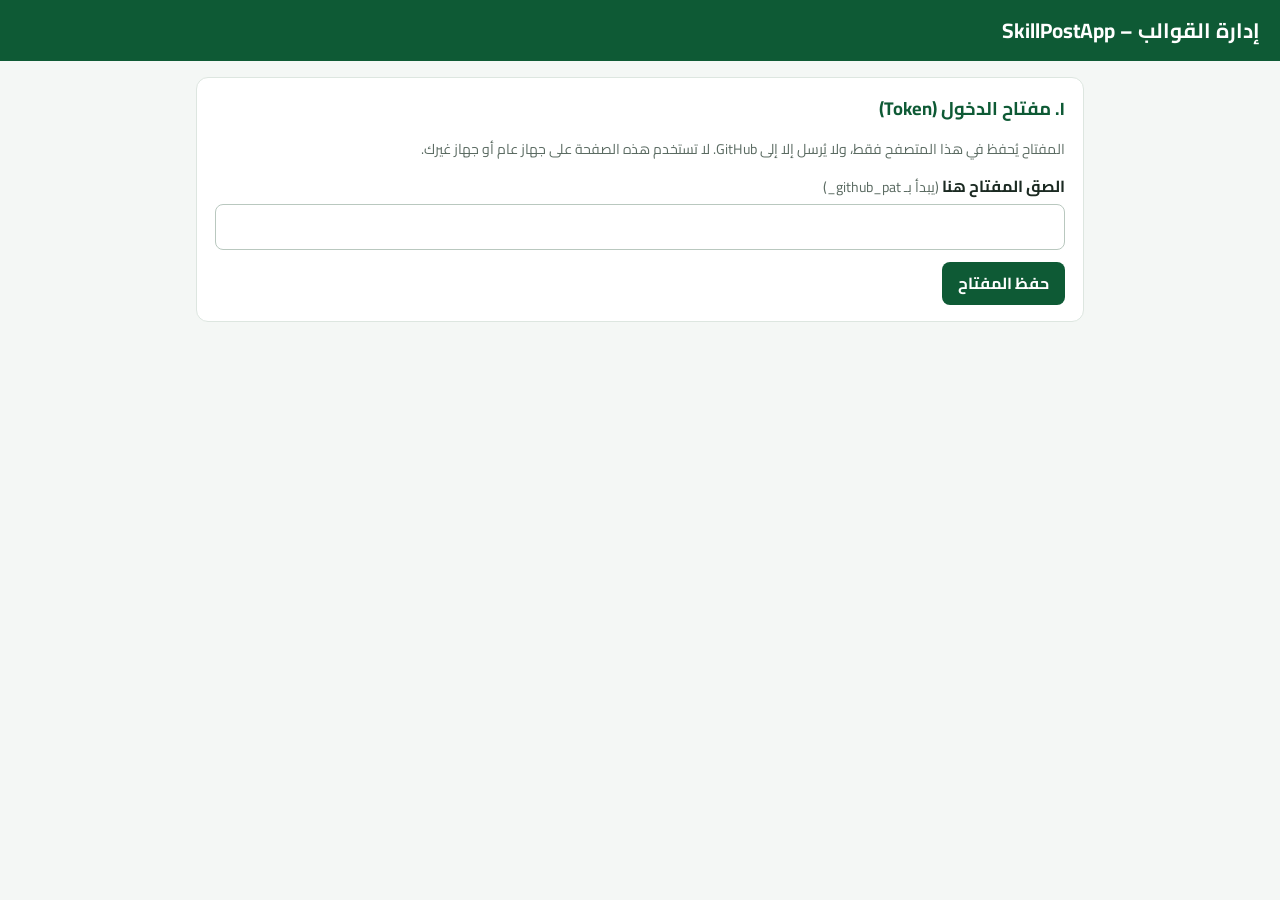
<file: src/static/admin.html>
<!doctype html>
<html lang="ar" dir="rtl">
<head>
<meta charset="utf-8">
<meta name="viewport" content="width=device-width, initial-scale=1">
<meta name="robots" content="noindex, nofollow, noarchive">
<meta name="referrer" content="no-referrer">
<meta http-equiv="Content-Security-Policy" content="default-src 'self'; script-src 'self'; style-src 'self' 'unsafe-inline'; img-src 'self' blob: data:; connect-src https://api.github.com http://127.0.0.1:* http://localhost:*; font-src 'self'; form-action 'none'; base-uri 'none'">
<title>إدارة القوالب | SkillPostApp</title>
<link rel="icon" href="favicon.ico" sizes="any">
<style>
@font-face{font-family:Cairo;src:url(assets/fonts/cairo.woff2) format("woff2");font-weight:200 1000;font-display:swap}
*{box-sizing:border-box}
body{margin:0;font-family:Cairo,system-ui,sans-serif;background:#f4f7f5;color:#1b2a22;line-height:1.6}
header{background:#0e5a35;color:#fff;padding:14px 20px}
header h1{margin:0;font-size:1.3rem}
main{max-width:920px;margin:0 auto;padding:16px}
section{background:#fff;border:1px solid #dde6e0;border-radius:12px;padding:16px 18px;margin:0 0 16px}
h2{margin:0 0 10px;font-size:1.15rem;color:#0e5a35}
label{display:block;font-weight:700;margin:10px 0 4px}
.hint{font-weight:400;color:#5b6b62;font-size:.88rem}
input[type=text],input[type=password],input[type=number],input[type=url],textarea,select{width:100%;padding:9px 10px;border:1px solid #b9c8bf;border-radius:8px;font:inherit;background:#fff}
textarea{min-height:70px}
.ltr{direction:ltr;text-align:left}
.row{display:grid;grid-template-columns:repeat(auto-fit,minmax(220px,1fr));gap:0 14px}
.checks label{display:inline-flex;gap:6px;align-items:center;font-weight:400;margin-inline-end:16px}
button{font:inherit;font-weight:700;border:0;border-radius:8px;padding:9px 16px;cursor:pointer;background:#0e5a35;color:#fff}
button.sec{background:#e8efe9;color:#0e5a35}
button.danger{background:#fbe9e9;color:#a01818}
button:disabled{opacity:.5;cursor:not-allowed}
.btns{display:flex;flex-wrap:wrap;gap:8px;margin-top:12px}
.msg{padding:10px 12px;border-radius:8px;margin-top:12px;white-space:pre-line}
.msg.ok{background:#e6f5ec;color:#0b4d2c;border:1px solid #9fd3b3}
.msg.err{background:#fdecec;color:#8a1111;border:1px solid #f0b3b3}
.msg.info{background:#eef3fb;color:#1d3d6b;border:1px solid #bcd0ee}
table{width:100%;border-collapse:collapse;font-size:.93rem}
th,td{padding:7px 6px;border-bottom:1px solid #e6ece8;text-align:right;vertical-align:middle}
td.price{direction:ltr;text-align:right;white-space:nowrap}
tr.is-hidden td{color:#8a958f}
.badge{display:inline-block;font-size:.75rem;background:#eee;border-radius:6px;padding:0 6px}
.thumb{max-width:200px;max-height:150px;border-radius:6px;border:1px solid #ddd;display:block;margin-top:6px}
.slide{border:1px dashed #b9c8bf;border-radius:8px;padding:8px 10px;margin-top:8px}
[hidden]{display:none!important}
</style>
</head>
<body>
<header><h1>إدارة القوالب – SkillPostApp</h1></header>
<main>
<noscript><p class="msg err">هذه الصفحة تحتاج تفعيل JavaScript في المتصفح.</p></noscript>

<section id="tokenBox">
  <h2>١. مفتاح الدخول (Token)</h2>
  <p class="hint">المفتاح يُحفظ في هذا المتصفح فقط، ولا يُرسل إلا إلى GitHub. لا تستخدم هذه الصفحة على جهاز عام أو جهاز غيرك.</p>
  <div id="tokenNew">
    <label for="tokenInput">الصق المفتاح هنا <span class="hint">(يبدأ بـ github_pat_)</span></label>
    <input id="tokenInput" type="password" class="ltr" autocomplete="off" spellcheck="false">
    <div class="btns"><button type="button" id="tokenSave">حفظ المفتاح</button></div>
  </div>
  <div id="tokenHave" hidden>
    <p>✅ يوجد مفتاح محفوظ في هذا المتصفح.</p>
    <div class="btns">
      <button type="button" id="tokenTest" class="sec">اختبار المفتاح</button>
      <button type="button" id="tokenDel" class="danger">حذف المفتاح من هذا المتصفح</button>
    </div>
  </div>
  <div id="tokenMsg" class="msg" hidden role="status"></div>
</section>

<div id="app" hidden>
<section>
  <h2>٢. القوالب الموجودة</h2>
  <div class="btns" style="margin:0 0 8px"><button type="button" id="reload" class="sec">تحديث القائمة</button> <button type="button" id="addNew">+ إضافة قالب جديد</button></div>
  <table><thead><tr><th>#</th><th>الاسم</th><th>السعر</th><th>الحالة</th><th></th></tr></thead><tbody id="list"></tbody></table>
  <div id="listMsg" class="msg" hidden role="status"></div>
</section>

<section id="formBox" hidden>
  <h2 id="formTitle">٣. إضافة قالب جديد</h2>
  <form id="form" novalidate autocomplete="off">
    <label for="f_slug">الاسم المختصر (slug) <span class="hint">بالإنجليزية بحروف صغيرة وأرقام وشرطة فقط، مثل: cafe-stock. لا يمكن تغييره بعد الحفظ.</span></label>
    <input id="f_slug" type="text" class="ltr" maxlength="60">
    <div class="row">
      <div><label for="f_name_ar">اسم القالب بالعربية</label><input id="f_name_ar" type="text" maxlength="160"></div>
      <div><label for="f_name_en">اسم القالب بالإنجليزية</label><input id="f_name_en" type="text" class="ltr" maxlength="160"></div>
      <div><label for="f_name_fi">اسم القالب بالفنلندية</label><input id="f_name_fi" type="text" class="ltr" maxlength="160"></div>
    </div>
    <label for="f_desc_ar">الوصف بالعربية</label><textarea id="f_desc_ar" maxlength="600"></textarea>
    <label for="f_desc_en">الوصف بالإنجليزية</label><textarea id="f_desc_en" class="ltr" maxlength="600"></textarea>
    <label for="f_desc_fi">الوصف بالفنلندية</label><textarea id="f_desc_fi" class="ltr" maxlength="600"></textarea>
    <div class="row">
      <div><label for="f_price">السعر باليورو <span class="hint">رقم فقط، مثل 17</span></label><input id="f_price" type="number" min="0" step="0.01" class="ltr"></div>
      <div><label for="f_category">المجال</label>
        <select id="f_category">
          <option value="acc">المحاسبة والضرائب</option><option value="stock">المبيعات والمخزون</option>
          <option value="hr">الرواتب والموارد البشرية</option><option value="clinic">العيادات والصحة</option>
          <option value="price">المطاعم والتسعير</option><option value="shop">المتاجر والتجارة الإلكترونية</option>
          <option value="ship">الشحن والحوالات</option><option value="home">الميزانية الشخصية والأسرة</option>
          <option value="auto">التسويق والنشر</option><option value="edu">التعليم والتدريب</option>
        </select></div>
    </div>
    <label for="f_type">نوع المنتج</label>
    <select id="f_type">
          <option value="excel">ملفات Excel</option><option value="gsheets">Google Sheets</option><option value="web">قوالب مواقع</option>
          <option value="n8n">أتمتة n8n</option><option value="custom">خدمات حسب الطلب</option>
    </select>
    <label>لغات ملف القالب</label>
    <div class="checks"><label><input type="checkbox" name="lang" value="ar"> عربي</label><label><input type="checkbox" name="lang" value="en"> إنجليزي</label><label><input type="checkbox" name="lang" value="fi"> فنلندي</label></div>
    <label>شارات على الصورة <span class="hint">(اختياري)</span></label>
    <div class="checks"><label><input type="checkbox" name="badge" value="alv"> ضريبة ALV فنلندا</label><label><input type="checkbox" name="badge" value="x365"> Excel 365 / 2021+</label><label><input type="checkbox" id="f_wide"> بطاقة عريضة</label></div>
    <div class="row">
      <div><label for="f_status">حالة البطاقة</label>
        <select id="f_status">
          <option value="">للبيع</option>
          <option value="soon">قريباً (بدون زر شراء)</option>
        </select></div>
      <div><label for="f_download">ملف التحميل المجاني <span class="hint">مثل downloads/file.zip — اتركه فارغًا إن لم يكن مجانيًا</span></label>
        <input id="f_download" type="text" class="ltr" placeholder="downloads/file.zip"></div>
    </div>
    <label for="f_payhip">رابط Payhip <span class="hint">(أو رابط Etsy أو سكة، غير مطلوب للمجاني أو قريباً)</span></label><input id="f_payhip" type="url" class="ltr" placeholder="https://payhip.com/b/...">
    <label for="f_etsy">رابط Etsy <span class="hint">(اختياري)</span></label><input id="f_etsy" type="url" class="ltr" placeholder="https://www.etsy.com/listing/...">
    <label for="f_gumroad">رابط Gumroad <span class="hint">(اختياري)</span></label><input id="f_gumroad" type="url" class="ltr" placeholder="https://....gumroad.com/l/...">
    <label for="f_sikka">رابط سكة SIKKA <span class="hint">(اختياري)</span></label><input id="f_sikka" type="url" class="ltr" placeholder="https://sikka.me/sadeekshop/product/...">
    <label for="f_image">صورة القالب <span class="hint" id="imgHint">(مطلوبة للقالب الجديد. JPG أو PNG، ويُفضّل بنسبة 4:3)</span></label>
    <input id="f_image" type="file" accept="image/jpeg,image/png,image/webp">
    <img id="imgPrev" class="thumb" alt="" hidden>
    <label for="f_demo">صور العرض (اختياري) <span class="hint">حتى 7 صور بالترتيب، مع وصف قصير لكل صورة. للقالب الموجود: الصور الجديدة تستبدل صور العرض الحالية.</span></label>
    <input id="f_demo" type="file" accept="image/jpeg,image/png,image/webp" multiple>
    <div id="slides"></div>
    <div class="btns">
      <button type="submit" id="saveBtn">حفظ ونشر في الموقع</button>
      <button type="button" id="cancelBtn" class="sec">إلغاء</button>
    </div>
  </form>
  <div id="formMsg" class="msg" hidden role="status"></div>
</section>
</div>
</main>
<script src="assets/admin.js"></script>
</body>
</html>
</file>
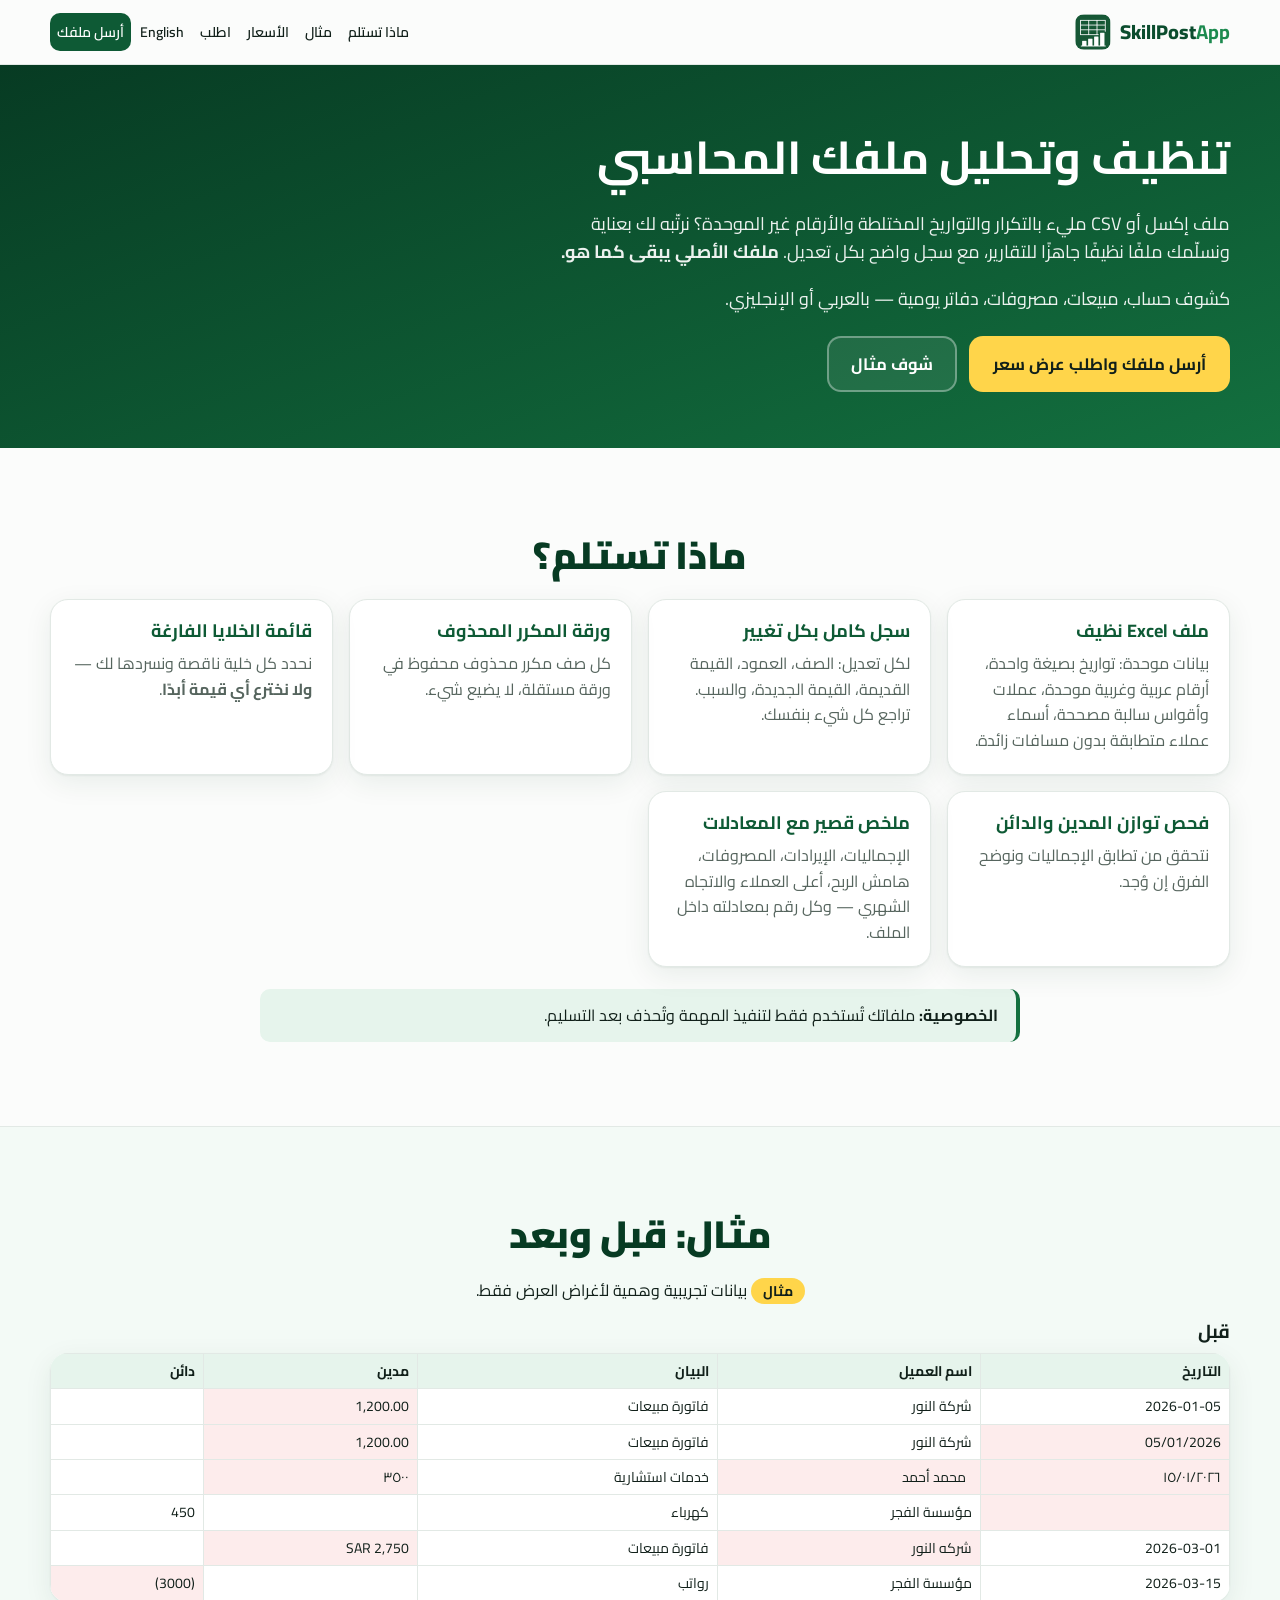
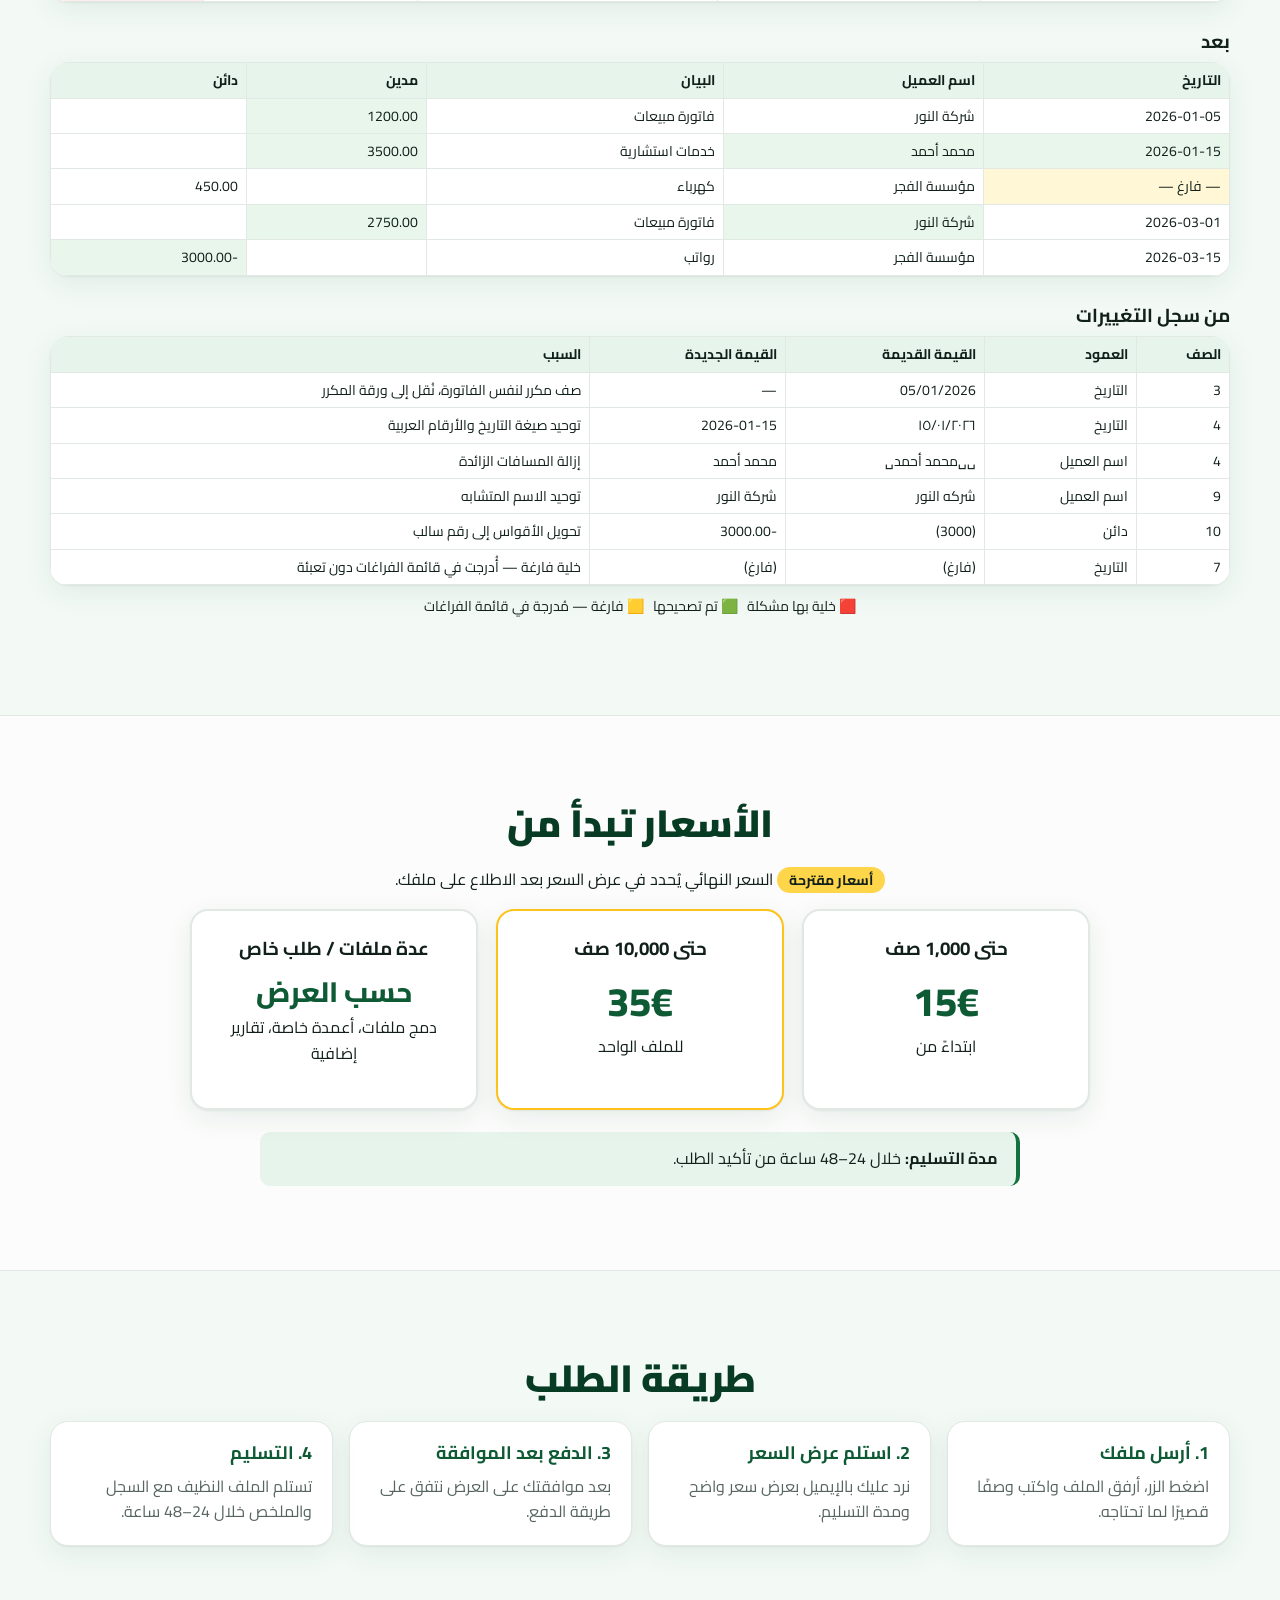
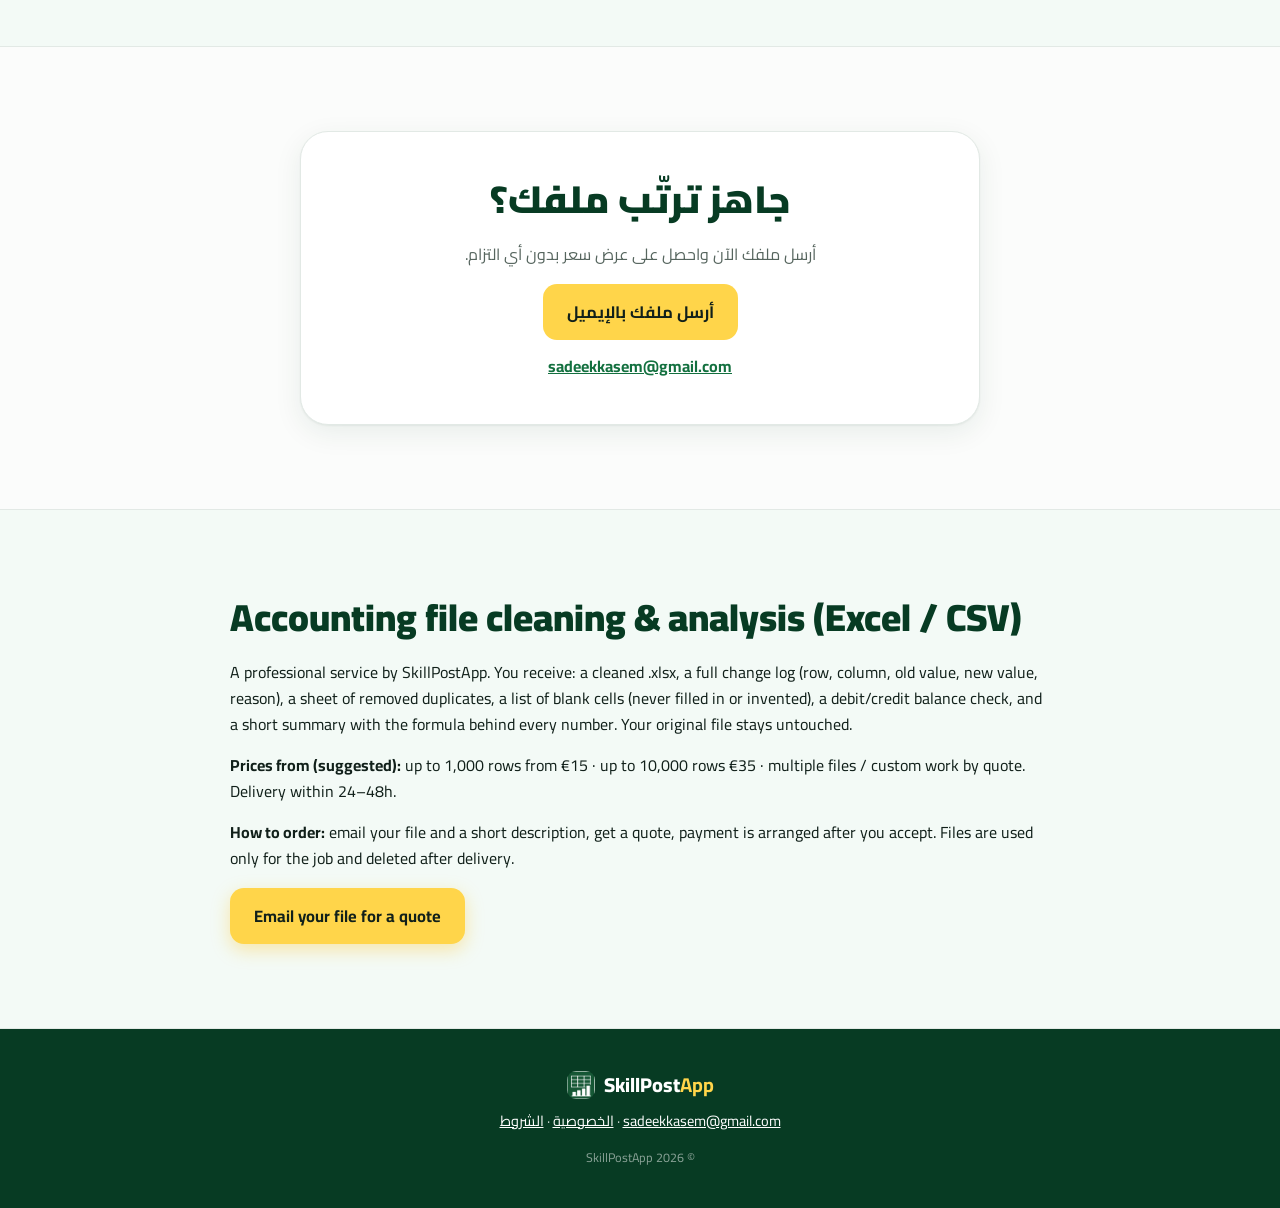
<file: src/static/data-cleaning.html>
<!doctype html>
<html lang="ar" dir="rtl">
<head>
<meta charset="utf-8">
<meta name="viewport" content="width=device-width, initial-scale=1">
<title>تنظيف وتحليل ملفك المحاسبي (Excel / CSV) | SkillPostApp</title>
<meta name="description" content="خدمة تنظيف وتحليل ملفات الإكسل والـCSV المحاسبية: حذف المكرر، توحيد التواريخ والأرقام، التحقق من توازن المدين والدائن، وسجل كامل بكل تغيير. التسليم خلال 24-48 ساعة.">
<link rel="canonical" href="https://www.skillpostapp.com/data-cleaning.html">
<meta property="og:url" content="https://www.skillpostapp.com/data-cleaning.html">

<link rel="icon" href="favicon.ico">
<link rel="stylesheet" href="assets/style.css">
<style>
.hero-s{background:linear-gradient(160deg,var(--g9),var(--g6));color:#fff;padding:64px 0 56px}
.hero-s h1{font-size:clamp(28px,4.5vw,46px)}.hero-s p{font-size:18px;opacity:.92;max-width:680px}
.hero-s .btns{display:flex;gap:12px;flex-wrap:wrap;margin-top:22px}
.shot{margin-top:36px;border-radius:var(--r);overflow:hidden;box-shadow:var(--sh2);background:#fff;border:6px solid rgba(255,255,255,.15)}
@media (max-width:600px){.hero-s .shot{position:relative;inset:auto;transform:none;width:auto;margin-top:28px}}
.fgrid{display:grid;grid-template-columns:repeat(auto-fit,minmax(240px,1fr));gap:16px;padding:0;list-style:none}
.fgrid li{background:#fff;border:1px solid var(--line);border-radius:var(--r);padding:20px;box-shadow:var(--sh)}
.fgrid h3{font-size:18px;color:var(--g7)}.fgrid p{margin:0;color:var(--mut)}
.plans{display:grid;grid-template-columns:repeat(auto-fit,minmax(260px,1fr));gap:18px;max-width:760px;margin-inline:auto}
.plan{background:#fff;border:2px solid var(--line);border-radius:var(--r);padding:26px;text-align:center;box-shadow:var(--sh)}
.plan.best{border-color:var(--y2)}.plan .p{font-size:40px;font-weight:800;color:var(--g7)}.plan .tag{display:inline-block;background:var(--y);border-radius:99px;padding:2px 12px;font-weight:700;font-size:14px}
.note{background:var(--g1);border-inline-start:4px solid var(--g6);padding:14px 18px;border-radius:10px;max-width:760px;margin:22px auto 0}
.ssteps{counter-reset:s}.ssteps li{counter-increment:s}.ssteps li h3::before{content:counter(s) ". "}
.center{text-align:center}

.tbl{width:100%;border-collapse:collapse;background:#fff;font-size:14px}
.tbl th,.tbl td{border:1px solid var(--line);padding:6px 8px;text-align:start;white-space:nowrap}
.tbl th{background:var(--g1)}.bad{background:#fdecec}.fix{background:#e8f6ec}.blank{background:#fff7d6}
.tw{overflow-x:auto;border-radius:var(--r);box-shadow:var(--sh);margin-bottom:10px}
.ba{display:grid;grid-template-columns:1fr;gap:18px}.lbl{display:inline-block;background:var(--y);border-radius:99px;padding:2px 12px;font-weight:700;font-size:14px}
.ba>div{min-width:0}
.en{direction:ltr;text-align:left}
</style>
</head>
<body>
<header class="top">
  <div class="wrap top-in">
    <a class="brand" href="./" aria-label="SkillPostApp"><img src="assets/icon-72.png" width="36" height="36" alt=""><span>SkillPost<b>App</b></span></a>
    <nav class="nav" aria-label="main">
      <a href="#features">ماذا تستلم</a><a href="#sample">مثال</a><a href="#pricing">الأسعار</a><a href="#order">اطلب</a><a href="#en" lang="en">English</a>
      <a class="nav-cta" href="mailto:sadeekkasem@gmail.com?subject=%D8%B7%D9%84%D8%A8%20%D8%AE%D8%AF%D9%85%D8%A9%20%D8%AA%D9%86%D8%B8%D9%8A%D9%81%20%D9%88%D8%AA%D8%AD%D9%84%D9%8A%D9%84%20%D9%85%D9%84%D9%81%20%D9%85%D8%AD%D8%A7%D8%B3%D8%A8%D9%8A&body=%D9%85%D8%B1%D8%AD%D8%A8%D9%8B%D8%A7%20SadeekShop%D8%8C%0A%0A%D8%A3%D8%B1%D8%BA%D8%A8%20%D8%A8%D8%AA%D9%86%D8%B8%D9%8A%D9%81%20%D9%88%D8%AA%D8%AD%D9%84%D9%8A%D9%84%20%D9%85%D9%84%D9%81%D9%8A%20%D8%A7%D9%84%D9%85%D8%AD%D8%A7%D8%B3%D8%A8%D9%8A.%0A%0A-%20%D9%86%D9%88%D8%B9%20%D8%A7%D9%84%D9%85%D9%84%D9%81%20%28%D9%83%D8%B4%D9%81%20%D8%AD%D8%B3%D8%A7%D8%A8%20/%20%D9%85%D8%A8%D9%8A%D8%B9%D8%A7%D8%AA%20/%20%D9%85%D8%B5%D8%B1%D9%88%D9%81%D8%A7%D8%AA%20/%20%D8%AF%D9%81%D8%AA%D8%B1%20%D9%8A%D9%88%D9%85%D9%8A%D8%A9%29%3A%0A-%20%D8%B9%D8%AF%D8%AF%20%D8%A7%D9%84%D9%85%D9%84%D9%81%D8%A7%D8%AA%3A%0A-%20%D8%B9%D8%AF%D8%AF%20%D8%A7%D9%84%D8%B5%D9%81%D9%88%D9%81%20%D8%AA%D9%82%D8%B1%D9%8A%D8%A8%D9%8B%D8%A7%3A%0A-%20%D9%85%D9%84%D8%A7%D8%AD%D8%B8%D8%A7%D8%AA%20%D8%A3%D9%88%20%D9%85%D8%B7%D8%A7%D9%84%D8%A8%20%D8%AE%D8%A7%D8%B5%D8%A9%3A%0A%0A%D8%B3%D8%A3%D8%B1%D9%81%D9%82%20%D8%A7%D9%84%D9%85%D9%84%D9%81%20%D8%A8%D9%87%D8%B0%D9%87%20%D8%A7%D9%84%D8%B1%D8%B3%D8%A7%D9%84%D8%A9.%0A%0A%D8%B4%D9%83%D8%B1%D9%8B%D8%A7">أرسل ملفك</a>
    </nav>
  </div>
</header>
<main id="main">
<section class="hero-s"><div class="wrap">
  <h1>تنظيف وتحليل ملفك المحاسبي</h1>
  <p>ملف إكسل أو CSV مليء بالتكرار والتواريخ المختلطة والأرقام غير الموحدة؟ نرتّبه لك بعناية ونسلّمك ملفًا نظيفًا جاهزًا للتقارير، مع سجل واضح بكل تعديل. <b>ملفك الأصلي يبقى كما هو.</b></p>
  <p>كشوف حساب، مبيعات، مصروفات، دفاتر يومية — بالعربي أو الإنجليزي.</p>
  <div class="btns"><a class="btn btn-yellow btn-lg" href="mailto:sadeekkasem@gmail.com?subject=%D8%B7%D9%84%D8%A8%20%D8%AE%D8%AF%D9%85%D8%A9%20%D8%AA%D9%86%D8%B8%D9%8A%D9%81%20%D9%88%D8%AA%D8%AD%D9%84%D9%8A%D9%84%20%D9%85%D9%84%D9%81%20%D9%85%D8%AD%D8%A7%D8%B3%D8%A8%D9%8A&body=%D9%85%D8%B1%D8%AD%D8%A8%D9%8B%D8%A7%20SadeekShop%D8%8C%0A%0A%D8%A3%D8%B1%D8%BA%D8%A8%20%D8%A8%D8%AA%D9%86%D8%B8%D9%8A%D9%81%20%D9%88%D8%AA%D8%AD%D9%84%D9%8A%D9%84%20%D9%85%D9%84%D9%81%D9%8A%20%D8%A7%D9%84%D9%85%D8%AD%D8%A7%D8%B3%D8%A8%D9%8A.%0A%0A-%20%D9%86%D9%88%D8%B9%20%D8%A7%D9%84%D9%85%D9%84%D9%81%20%28%D9%83%D8%B4%D9%81%20%D8%AD%D8%B3%D8%A7%D8%A8%20/%20%D9%85%D8%A8%D9%8A%D8%B9%D8%A7%D8%AA%20/%20%D9%85%D8%B5%D8%B1%D9%88%D9%81%D8%A7%D8%AA%20/%20%D8%AF%D9%81%D8%AA%D8%B1%20%D9%8A%D9%88%D9%85%D9%8A%D8%A9%29%3A%0A-%20%D8%B9%D8%AF%D8%AF%20%D8%A7%D9%84%D9%85%D9%84%D9%81%D8%A7%D8%AA%3A%0A-%20%D8%B9%D8%AF%D8%AF%20%D8%A7%D9%84%D8%B5%D9%81%D9%88%D9%81%20%D8%AA%D9%82%D8%B1%D9%8A%D8%A8%D9%8B%D8%A7%3A%0A-%20%D9%85%D9%84%D8%A7%D8%AD%D8%B8%D8%A7%D8%AA%20%D8%A3%D9%88%20%D9%85%D8%B7%D8%A7%D9%84%D8%A8%20%D8%AE%D8%A7%D8%B5%D8%A9%3A%0A%0A%D8%B3%D8%A3%D8%B1%D9%81%D9%82%20%D8%A7%D9%84%D9%85%D9%84%D9%81%20%D8%A8%D9%87%D8%B0%D9%87%20%D8%A7%D9%84%D8%B1%D8%B3%D8%A7%D9%84%D8%A9.%0A%0A%D8%B4%D9%83%D8%B1%D9%8B%D8%A7">أرسل ملفك واطلب عرض سعر</a><a class="btn btn-ghost btn-lg" href="#sample" style="color:#fff">شوف مثال</a></div>
</div></section>

<section class="sec" id="features"><div class="wrap">
  <h2 class="center">ماذا تستلم؟</h2>
  <ul class="fgrid">
    <li><h3>ملف Excel نظيف</h3><p>بيانات موحدة: تواريخ بصيغة واحدة، أرقام عربية وغربية موحدة، عملات وأقواس سالبة مصححة، أسماء عملاء متطابقة بدون مسافات زائدة.</p></li>
    <li><h3>سجل كامل بكل تغيير</h3><p>لكل تعديل: الصف، العمود، القيمة القديمة، القيمة الجديدة، والسبب. تراجع كل شيء بنفسك.</p></li>
    <li><h3>ورقة المكرر المحذوف</h3><p>كل صف مكرر محذوف محفوظ في ورقة مستقلة، لا يضيع شيء.</p></li>
    <li><h3>قائمة الخلايا الفارغة</h3><p>نحدد كل خلية ناقصة ونسردها لك — <b>ولا نخترع أي قيمة أبدًا</b>.</p></li>
    <li><h3>فحص توازن المدين والدائن</h3><p>نتحقق من تطابق الإجماليات ونوضح الفرق إن وُجد.</p></li>
    <li><h3>ملخص قصير مع المعادلات</h3><p>الإجماليات، الإيرادات، المصروفات، هامش الربح، أعلى العملاء والاتجاه الشهري — وكل رقم بمعادلته داخل الملف.</p></li>
  </ul>
  <p class="note"><b>الخصوصية:</b> ملفاتك تُستخدم فقط لتنفيذ المهمة وتُحذف بعد التسليم.</p>
</div></section>

<section class="sec sec-tint" id="sample"><div class="wrap">
  <h2 class="center">مثال: قبل وبعد</h2>
  <p class="center"><span class="lbl">مثال</span> بيانات تجريبية وهمية لأغراض العرض فقط.</p>
  <div class="ba">
    <div><h3>قبل</h3><div class="tw"><table class="tbl"><thead><tr><th>التاريخ</th><th>اسم العميل</th><th>البيان</th><th>مدين</th><th>دائن</th></tr></thead><tbody><tr><td>2026-01-05</td><td>شركة النور</td><td>فاتورة مبيعات</td><td class="bad">1,200.00</td><td></td></tr><tr><td class="bad">05/01/2026</td><td>شركة النور</td><td>فاتورة مبيعات</td><td class="bad">1,200.00</td><td></td></tr><tr><td class="bad">١٥/٠١/٢٠٢٦</td><td class="bad">&nbsp;&nbsp;محمد أحمد </td><td>خدمات استشارية</td><td class="bad">٣٥٠٠</td><td></td></tr><tr><td class="bad"></td><td>مؤسسة الفجر</td><td>كهرباء</td><td></td><td>450</td></tr><tr><td>2026-03-01</td><td class="bad">شركه النور</td><td>فاتورة مبيعات</td><td class="bad">SAR 2,750</td><td></td></tr><tr><td>2026-03-15</td><td>مؤسسة الفجر</td><td>رواتب</td><td></td><td class="bad">(3000)</td></tr></tbody></table></div></div>
    <div><h3>بعد</h3><div class="tw"><table class="tbl"><thead><tr><th>التاريخ</th><th>اسم العميل</th><th>البيان</th><th>مدين</th><th>دائن</th></tr></thead><tbody><tr><td>2026-01-05</td><td>شركة النور</td><td>فاتورة مبيعات</td><td class="fix">1200.00</td><td></td></tr><tr><td class="fix">2026-01-15</td><td class="fix">محمد أحمد</td><td>خدمات استشارية</td><td class="fix">3500.00</td><td></td></tr><tr><td class="blank">— فارغ —</td><td>مؤسسة الفجر</td><td>كهرباء</td><td></td><td>450.00</td></tr><tr><td>2026-03-01</td><td class="fix">شركة النور</td><td>فاتورة مبيعات</td><td class="fix">2750.00</td><td></td></tr><tr><td>2026-03-15</td><td>مؤسسة الفجر</td><td>رواتب</td><td></td><td class="fix">-3000.00</td></tr></tbody></table></div></div>
    <div><h3>من سجل التغييرات</h3><div class="tw"><table class="tbl"><thead><tr><th>الصف</th><th>العمود</th><th>القيمة القديمة</th><th>القيمة الجديدة</th><th>السبب</th></tr></thead><tbody><tr><td>3</td><td>التاريخ</td><td>05/01/2026</td><td>—</td><td>صف مكرر لنفس الفاتورة، نُقل إلى ورقة المكرر</td></tr><tr><td>4</td><td>التاريخ</td><td>١٥/٠١/٢٠٢٦</td><td>2026-01-15</td><td>توحيد صيغة التاريخ والأرقام العربية</td></tr><tr><td>4</td><td>اسم العميل</td><td>␣␣محمد أحمد␣</td><td>محمد أحمد</td><td>إزالة المسافات الزائدة</td></tr><tr><td>9</td><td>اسم العميل</td><td>شركه النور</td><td>شركة النور</td><td>توحيد الاسم المتشابه</td></tr><tr><td>10</td><td>دائن</td><td>(3000)</td><td>-3000.00</td><td>تحويل الأقواس إلى رقم سالب</td></tr><tr><td>7</td><td>التاريخ</td><td>(فارغ)</td><td>(فارغ)</td><td>خلية فارغة — أُدرجت في قائمة الفراغات دون تعبئة</td></tr></tbody></table></div></div>
  </div>
  <p class="center" style="font-size:14px">🟥 خلية بها مشكلة &nbsp; 🟩 تم تصحيحها &nbsp; 🟨 فارغة — مُدرجة في قائمة الفراغات</p>
</div></section>

<section class="sec" id="pricing"><div class="wrap">
  <h2 class="center">الأسعار تبدأ من</h2>
  <p class="center"><span class="lbl">أسعار مقترحة</span> السعر النهائي يُحدد في عرض السعر بعد الاطلاع على ملفك.</p>
  <div class="plans" style="max-width:900px">
    <div class="plan"><h3>حتى 1,000 صف</h3><div class="p">15€</div><p>ابتداءً من</p></div>
    <div class="plan best"><h3>حتى 10,000 صف</h3><div class="p">35€</div><p>للملف الواحد</p></div>
    <div class="plan"><h3>عدة ملفات / طلب خاص</h3><div class="p" style="font-size:28px">حسب العرض</div><p>دمج ملفات، أعمدة خاصة، تقارير إضافية</p></div>
  </div>
  <p class="note"><b>مدة التسليم:</b> خلال 24–48 ساعة من تأكيد الطلب.</p>
</div></section>

<section class="sec sec-tint" id="how"><div class="wrap">
  <h2 class="center">طريقة الطلب</h2>
  <ul class="fgrid ssteps">
    <li><h3>أرسل ملفك</h3><p>اضغط الزر، أرفق الملف واكتب وصفًا قصيرًا لما تحتاجه.</p></li>
    <li><h3>استلم عرض السعر</h3><p>نرد عليك بالإيميل بعرض سعر واضح ومدة التسليم.</p></li>
    <li><h3>الدفع بعد الموافقة</h3><p>بعد موافقتك على العرض نتفق على طريقة الدفع.</p></li>
    <li><h3>التسليم</h3><p>تستلم الملف النظيف مع السجل والملخص خلال 24–48 ساعة.</p></li>
  </ul>
</div></section>

<section class="sec" id="order"><div class="wrap"><div class="contact">
  <h2>جاهز ترتّب ملفك؟</h2>
  <p>أرسل ملفك الآن واحصل على عرض سعر بدون أي التزام.</p>
  <a class="btn btn-yellow btn-lg" href="mailto:sadeekkasem@gmail.com?subject=%D8%B7%D9%84%D8%A8%20%D8%AE%D8%AF%D9%85%D8%A9%20%D8%AA%D9%86%D8%B8%D9%8A%D9%81%20%D9%88%D8%AA%D8%AD%D9%84%D9%8A%D9%84%20%D9%85%D9%84%D9%81%20%D9%85%D8%AD%D8%A7%D8%B3%D8%A8%D9%8A&body=%D9%85%D8%B1%D8%AD%D8%A8%D9%8B%D8%A7%20SadeekShop%D8%8C%0A%0A%D8%A3%D8%B1%D8%BA%D8%A8%20%D8%A8%D8%AA%D9%86%D8%B8%D9%8A%D9%81%20%D9%88%D8%AA%D8%AD%D9%84%D9%8A%D9%84%20%D9%85%D9%84%D9%81%D9%8A%20%D8%A7%D9%84%D9%85%D8%AD%D8%A7%D8%B3%D8%A8%D9%8A.%0A%0A-%20%D9%86%D9%88%D8%B9%20%D8%A7%D9%84%D9%85%D9%84%D9%81%20%28%D9%83%D8%B4%D9%81%20%D8%AD%D8%B3%D8%A7%D8%A8%20/%20%D9%85%D8%A8%D9%8A%D8%B9%D8%A7%D8%AA%20/%20%D9%85%D8%B5%D8%B1%D9%88%D9%81%D8%A7%D8%AA%20/%20%D8%AF%D9%81%D8%AA%D8%B1%20%D9%8A%D9%88%D9%85%D9%8A%D8%A9%29%3A%0A-%20%D8%B9%D8%AF%D8%AF%20%D8%A7%D9%84%D9%85%D9%84%D9%81%D8%A7%D8%AA%3A%0A-%20%D8%B9%D8%AF%D8%AF%20%D8%A7%D9%84%D8%B5%D9%81%D9%88%D9%81%20%D8%AA%D9%82%D8%B1%D9%8A%D8%A8%D9%8B%D8%A7%3A%0A-%20%D9%85%D9%84%D8%A7%D8%AD%D8%B8%D8%A7%D8%AA%20%D8%A3%D9%88%20%D9%85%D8%B7%D8%A7%D9%84%D8%A8%20%D8%AE%D8%A7%D8%B5%D8%A9%3A%0A%0A%D8%B3%D8%A3%D8%B1%D9%81%D9%82%20%D8%A7%D9%84%D9%85%D9%84%D9%81%20%D8%A8%D9%87%D8%B0%D9%87%20%D8%A7%D9%84%D8%B1%D8%B3%D8%A7%D9%84%D8%A9.%0A%0A%D8%B4%D9%83%D8%B1%D9%8B%D8%A7">أرسل ملفك بالإيميل</a>
  <p class="mail"><a href="mailto:sadeekkasem@gmail.com"><bdi>sadeekkasem@gmail.com</bdi></a></p>
</div></div></section>

<section class="sec sec-tint en" id="en" lang="en" dir="ltr"><div class="wrap narrow">
  <h2>Accounting file cleaning &amp; analysis (Excel / CSV)</h2>
  <p>A professional service by SkillPostApp. You receive: a cleaned .xlsx, a full change log (row, column, old value, new value, reason), a sheet of removed duplicates, a list of blank cells (never filled in or invented), a debit/credit balance check, and a short summary with the formula behind every number. Your original file stays untouched.</p>
  <p><b>Prices from (suggested):</b> up to 1,000 rows from €15 · up to 10,000 rows €35 · multiple files / custom work by quote. Delivery within 24–48h.</p>
  <p><b>How to order:</b> email your file and a short description, get a quote, payment is arranged after you accept. Files are used only for the job and deleted after delivery.</p>
  <a class="btn btn-primary btn-lg" href="mailto:sadeekkasem@gmail.com?subject=Accounting%20file%20cleaning%20request&body=Hello%20SadeekShop%2C%0A%0AI%27d%20like%20my%20accounting%20file%20cleaned%20and%20analyzed.%0A%0A-%20File%20type%3A%0A-%20Number%20of%20files%3A%0A-%20Approx.%20rows%3A%0A-%20Notes%3A%0A%0AFile%20attached.%0A%0AThanks">Email your file for a quote</a>
</div></section>
</main>
<footer class="foot">
  <div class="wrap foot-in">
    <div class="brand"><img src="assets/icon-72.png" width="28" height="28" alt="" loading="lazy"><span>SkillPost<b>App</b></span></div>
    <p class="foot-links"><a href="mailto:sadeekkasem@gmail.com"><bdi>sadeekkasem@gmail.com</bdi></a> · <a href="privacy.html">الخصوصية</a> · <a href="terms.html">الشروط</a></p>
    <p class="tm">© 2026 SkillPostApp</p>
  </div>
</footer>
<script data-goatcounter="https://sadeekshop.goatcounter.com/count" async src="//gc.zgo.at/count.js"></script>
</body>
</html>
</file>
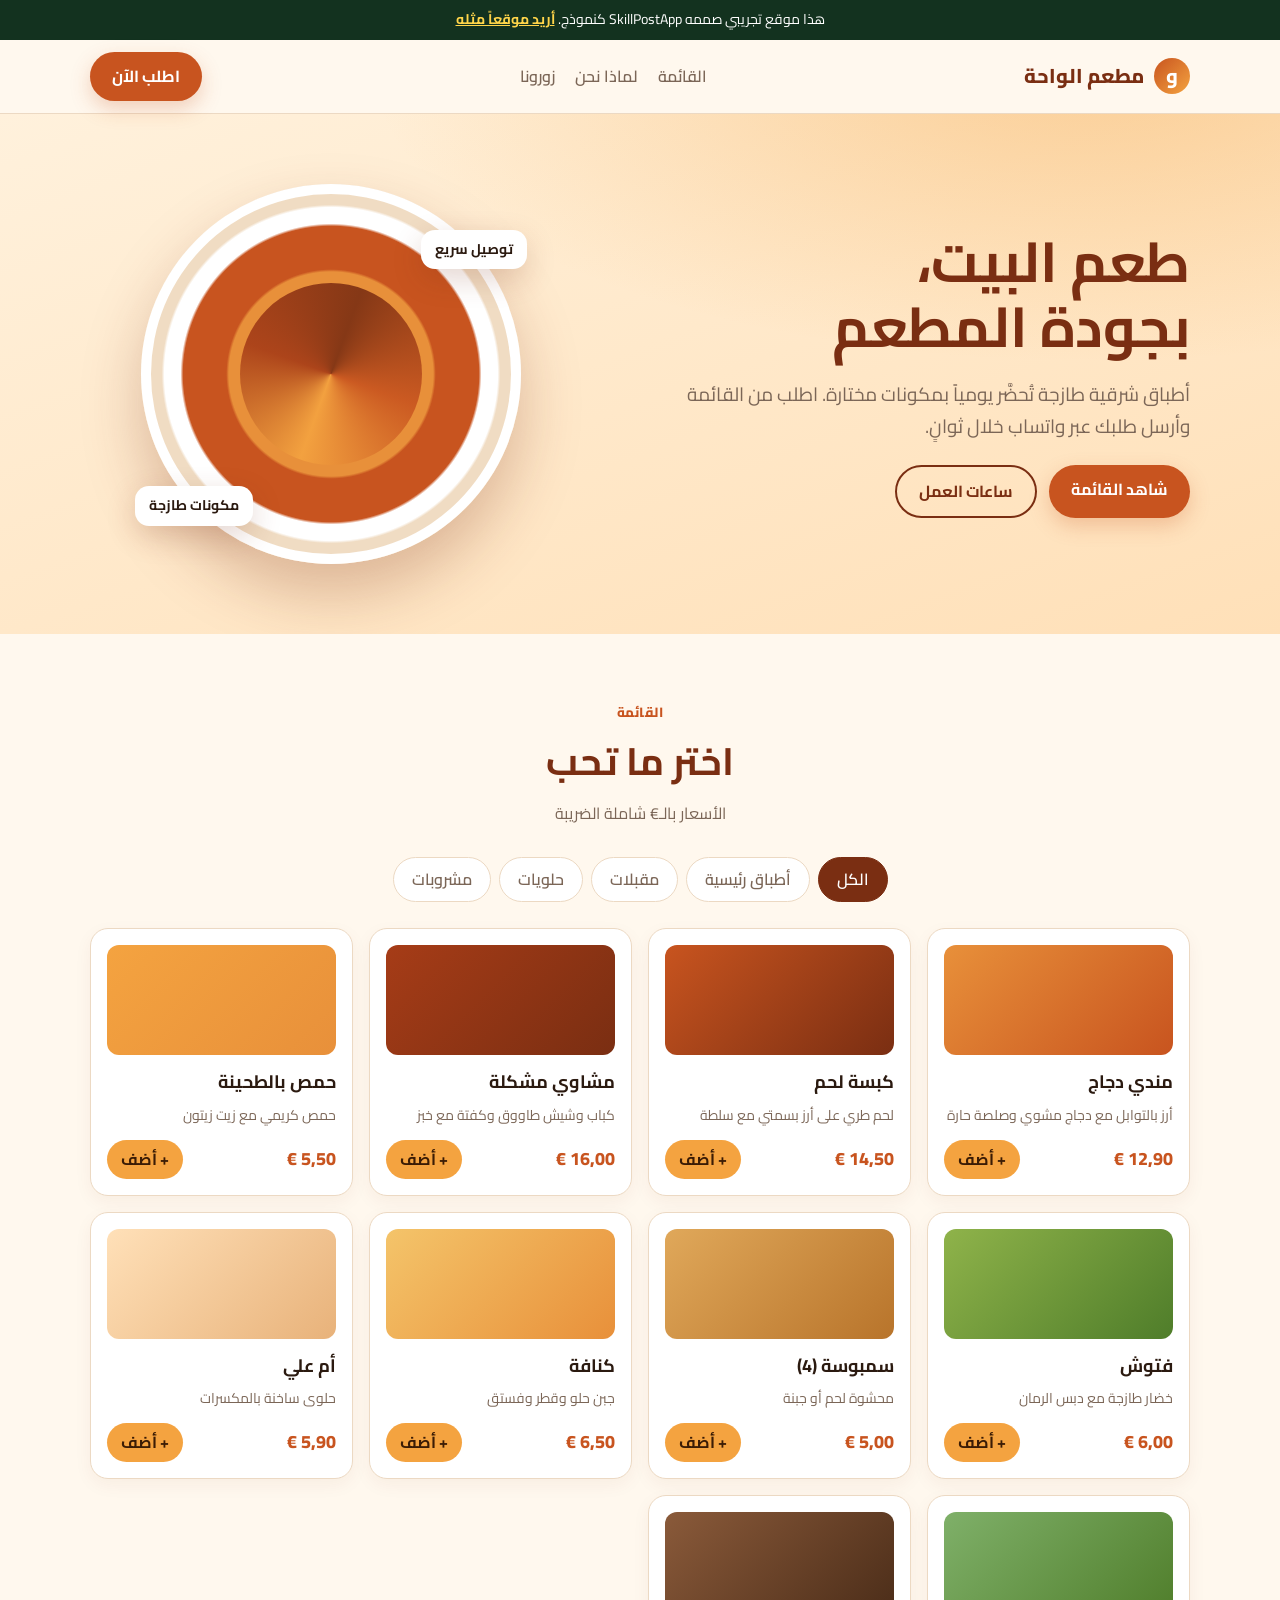
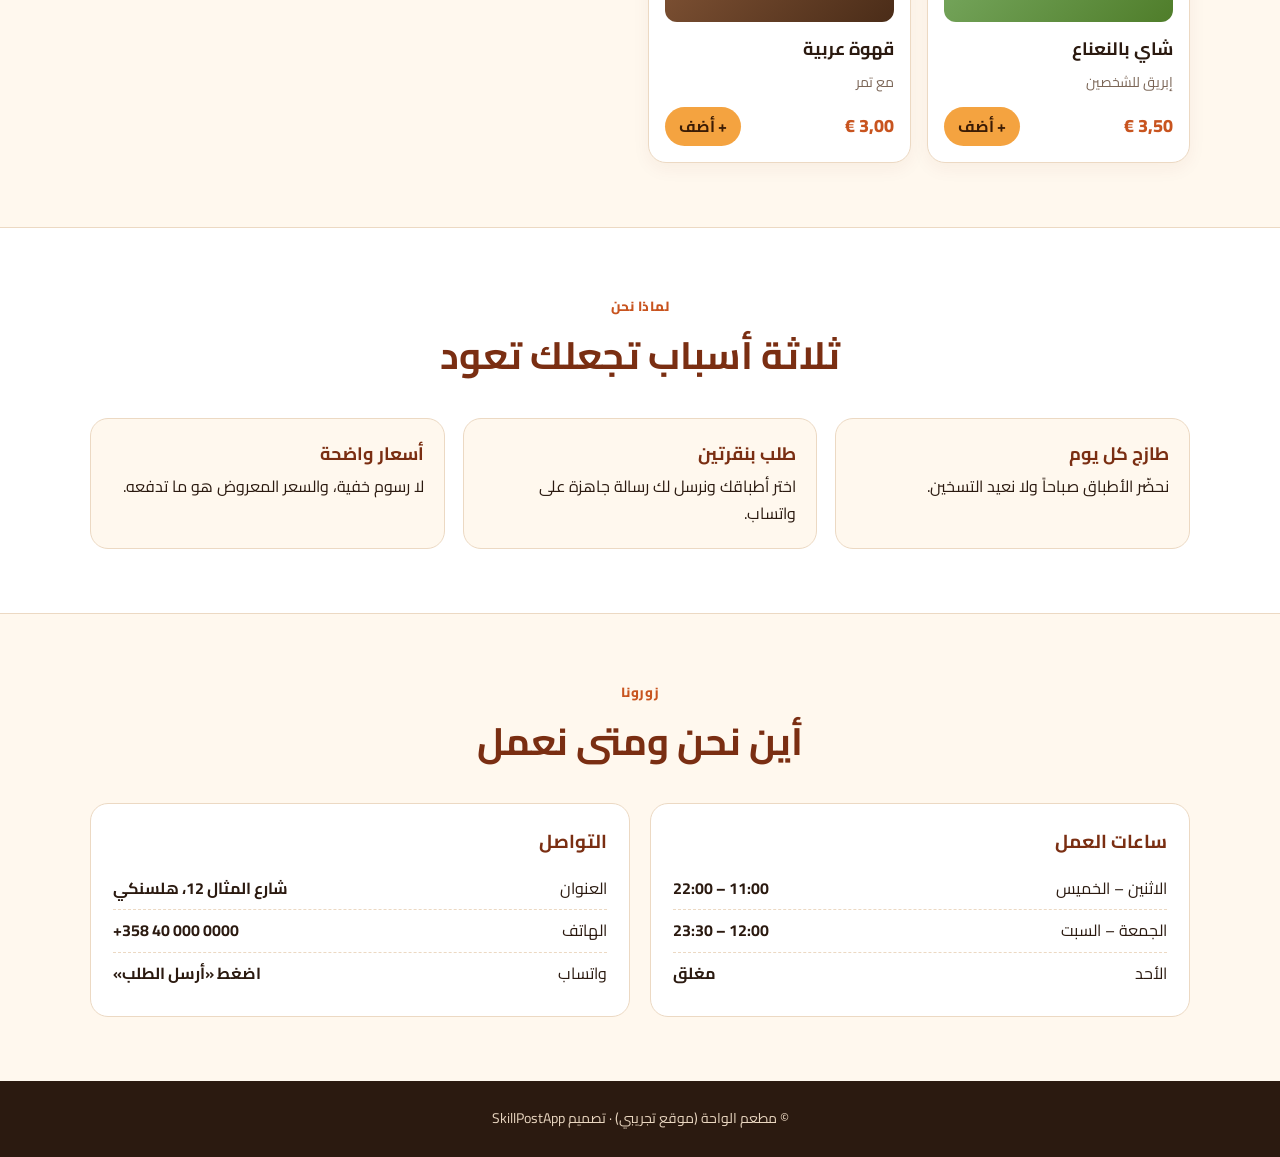
<file: src/static/demo-restaurant.html>
<!doctype html>
<html lang="ar" dir="rtl">
<head>
<meta charset="utf-8">
<meta name="viewport" content="width=device-width,initial-scale=1">
<meta name="robots" content="noindex">
<title>مطعم الواحة | موقع تجريبي من SkillPostApp</title>
<meta name="description" content="موقع تجريبي لمطعم صغير: قائمة طعام وساعات عمل وطلب عبر واتساب. نموذج من تصميم SkillPostApp.">
<style>
@font-face{font-family:Cairo;src:url(assets/fonts/cairo.woff2) format("woff2");font-display:swap}
:root{--c1:#7a2e12;--c2:#c8541f;--c3:#f4a340;--cream:#fff8ee;--ink:#2b1a10;--mut:#7b6657;--line:#ecd9c3;--card:#ffffff}
*{box-sizing:border-box}html{scroll-behavior:smooth}
body{margin:0;font-family:Cairo,system-ui,sans-serif;color:var(--ink);background:var(--cream);line-height:1.7}
a{color:inherit}
.wrap{width:min(1100px,100% - 32px);margin-inline:auto}
.demo-bar{background:#13321f;color:#fff;text-align:center;padding:8px 12px;font-size:14px}
.demo-bar a{color:#ffd54a;font-weight:700}
header.nav{position:sticky;top:0;z-index:20;background:#fff8eecc;backdrop-filter:blur(10px);border-bottom:1px solid var(--line)}
.nav-in{display:flex;align-items:center;justify-content:space-between;gap:14px;padding-block:12px}
.logo{display:flex;align-items:center;gap:10px;font-weight:800;font-size:20px;text-decoration:none;color:var(--c1)}
.logo i{width:36px;height:36px;border-radius:50%;background:linear-gradient(135deg,var(--c2),var(--c3));display:grid;place-items:center;color:#fff;font-style:normal}
.links{display:flex;gap:20px;flex-wrap:wrap}
.links a{text-decoration:none;font-weight:600;color:var(--mut)}
.links a:hover{color:var(--c2)}
.btn{display:inline-block;background:var(--c2);color:#fff;padding:11px 22px;border-radius:999px;text-decoration:none;font-weight:700;box-shadow:0 8px 20px #c8541f40}
.btn.alt{background:transparent;color:var(--c1);border:2px solid var(--c1);box-shadow:none}
.hero{position:relative;overflow:hidden;background:radial-gradient(1200px 500px at 85% -10%,#f4a34066,transparent 60%),linear-gradient(160deg,#fff1dc,#ffe0b8)}
.hero-in{display:grid;grid-template-columns:1.1fr .9fr;gap:30px;align-items:center;padding-block:70px}
.hero h1{font-size:clamp(34px,5vw,56px);line-height:1.15;margin:0 0 14px;color:var(--c1)}
.hero p{font-size:19px;color:var(--mut);max-width:520px}
.cta{display:flex;gap:12px;flex-wrap:wrap;margin-top:22px}
.plate{aspect-ratio:1;border-radius:50%;max-width:380px;margin-inline:auto;width:100%;background:radial-gradient(circle at 50% 50%,#e8903a 0 38%,#c8541f 39% 55%,#fff 56% 62%,#f0dcc3 63% 100%);box-shadow:0 30px 60px #7a2e1244,inset 0 0 0 10px #fff;position:relative}
.plate::after{content:"";position:absolute;inset:26%;border-radius:50%;background:conic-gradient(from 20deg,#7a2e12,#c8541f,#f4a340,#a63c17,#7a2e12);opacity:.9}
.badge{position:absolute;inset-inline-start:-6px;top:12%;background:#fff;border-radius:14px;padding:8px 14px;box-shadow:0 10px 30px #7a2e1233;font-weight:700;font-size:14px}
.badge.b2{inset-inline-start:auto;inset-inline-end:-6px;top:auto;bottom:10%}
section{padding-block:64px}
.head{text-align:center;margin-bottom:30px}
.head small{color:var(--c2);font-weight:800;letter-spacing:.04em}
.head h2{font-size:clamp(26px,3.4vw,38px);margin:4px 0 6px;color:var(--c1)}
.head p{color:var(--mut);margin:0}
.tabs{display:flex;gap:8px;justify-content:center;flex-wrap:wrap;margin-bottom:26px}
.tabs button{font:inherit;border:1px solid var(--line);background:#fff;padding:8px 18px;border-radius:999px;cursor:pointer;color:var(--mut);font-weight:600}
.tabs button.on{background:var(--c1);color:#fff;border-color:var(--c1)}
.menu{display:grid;grid-template-columns:repeat(auto-fill,minmax(250px,1fr));gap:16px}
.dish{background:var(--card);border:1px solid var(--line);border-radius:18px;padding:16px;display:flex;flex-direction:column;gap:6px;box-shadow:0 6px 18px #7a2e120d}
.dish .pic{height:110px;border-radius:12px;margin-bottom:6px}
.dish h3{margin:0;font-size:18px}
.dish p{margin:0;color:var(--mut);font-size:14px;flex:1}
.row{display:flex;align-items:center;justify-content:space-between;margin-top:6px}
.price{font-weight:800;color:var(--c2);font-size:18px}
.add{font:inherit;border:0;background:var(--c3);color:#3b1c05;padding:6px 14px;border-radius:999px;font-weight:700;cursor:pointer}
.why{background:#fff;border-block:1px solid var(--line)}
.feats{display:grid;grid-template-columns:repeat(auto-fit,minmax(220px,1fr));gap:18px}
.feat{padding:20px;border-radius:18px;background:var(--cream);border:1px solid var(--line)}
.feat b{display:block;font-size:18px;margin-bottom:4px;color:var(--c1)}
.info{display:grid;grid-template-columns:1fr 1fr;gap:20px}
.box{background:#fff;border:1px solid var(--line);border-radius:18px;padding:22px}
.box h3{margin:0 0 10px;color:var(--c1)}
.box ul{list-style:none;margin:0;padding:0}
.box li{display:flex;justify-content:space-between;padding:7px 0;border-bottom:1px dashed var(--line)}
.box li:last-child{border:0}
footer{background:#2b1a10;color:#e9d6c0;text-align:center;padding:26px 16px;font-size:14px}
#cart{position:fixed;inset-inline:16px;bottom:16px;max-width:520px;margin-inline:auto;background:#13321f;color:#fff;border-radius:16px;padding:12px 16px;display:none;align-items:center;justify-content:space-between;gap:10px;box-shadow:0 14px 40px #0006;z-index:30}
#cart a{background:#25d366;color:#06361a;padding:8px 16px;border-radius:999px;font-weight:800;text-decoration:none}
@media (max-width:760px){.hero-in,.info{grid-template-columns:1fr}.plate{max-width:260px}.links{display:none}}
</style>
</head>
<body>
<div class="demo-bar">هذا موقع تجريبي صممه SkillPostApp كنموذج. <a href="index.html#web">أريد موقعاً مثله</a></div>

<header class="nav"><div class="wrap nav-in">
  <a class="logo" href="#top"><i>و</i> مطعم الواحة</a>
  <nav class="links"><a href="#menu">القائمة</a><a href="#why">لماذا نحن</a><a href="#visit">زورونا</a></nav>
  <a class="btn" href="#menu">اطلب الآن</a>
</div></header>

<section class="hero" id="top" style="padding:0"><div class="wrap hero-in">
  <div>
    <h1>طعم البيت،<br>بجودة المطعم</h1>
    <p>أطباق شرقية طازجة تُحضَّر يومياً بمكونات مختارة. اطلب من القائمة وأرسل طلبك عبر واتساب خلال ثوانٍ.</p>
    <div class="cta"><a class="btn" href="#menu">شاهد القائمة</a><a class="btn alt" href="#visit">ساعات العمل</a></div>
  </div>
  <div class="plate" role="img" aria-label="طبق رئيسي"><span class="badge">توصيل سريع</span><span class="badge b2">مكونات طازجة</span></div>
</div></section>

<section id="menu"><div class="wrap">
  <div class="head"><small>القائمة</small><h2>اختر ما تحب</h2><p>الأسعار بالـ€ شاملة الضريبة</p></div>
  <div class="tabs" id="tabs"></div>
  <div class="menu" id="menuGrid"></div>
</div></section>

<section class="why" id="why"><div class="wrap">
  <div class="head"><small>لماذا نحن</small><h2>ثلاثة أسباب تجعلك تعود</h2></div>
  <div class="feats">
    <div class="feat"><b>طازج كل يوم</b>نحضّر الأطباق صباحاً ولا نعيد التسخين.</div>
    <div class="feat"><b>طلب بنقرتين</b>اختر أطباقك ونرسل لك رسالة جاهزة على واتساب.</div>
    <div class="feat"><b>أسعار واضحة</b>لا رسوم خفية، والسعر المعروض هو ما تدفعه.</div>
  </div>
</div></section>

<section id="visit"><div class="wrap">
  <div class="head"><small>زورونا</small><h2>أين نحن ومتى نعمل</h2></div>
  <div class="info">
    <div class="box"><h3>ساعات العمل</h3><ul><li><span>الاثنين – الخميس</span><b>11:00 – 22:00</b></li><li><span>الجمعة – السبت</span><b>12:00 – 23:30</b></li><li><span>الأحد</span><b>مغلق</b></li></ul></div>
    <div class="box"><h3>التواصل</h3><ul><li><span>العنوان</span><b>شارع المثال 12، هلسنكي</b></li><li><span>الهاتف</span><b dir="ltr">+358 40 000 0000</b></li><li><span>واتساب</span><b>اضغط «أرسل الطلب»</b></li></ul></div>
  </div>
</div></section>

<footer>© مطعم الواحة (موقع تجريبي) · تصميم SkillPostApp</footer>

<div id="cart"><span id="cartTxt"></span><a id="cartGo" href="#" rel="noopener">أرسل الطلب</a></div>

<script>
(function(){
var DISHES=[
 {c:"main",n:"مندي دجاج",d:"أرز بالتوابل مع دجاج مشوي وصلصة حارة",p:12.9,g:"#e8903a,#c8541f"},
 {c:"main",n:"كبسة لحم",d:"لحم طري على أرز بسمتي مع سلطة",p:14.5,g:"#c8541f,#7a2e12"},
 {c:"main",n:"مشاوي مشكلة",d:"كباب وشيش طاووق وكفتة مع خبز",p:16.0,g:"#a63c17,#7a2e12"},
 {c:"starters",n:"حمص بالطحينة",d:"حمص كريمي مع زيت زيتون",p:5.5,g:"#f4a340,#e8903a"},
 {c:"starters",n:"فتوش",d:"خضار طازجة مع دبس الرمان",p:6.0,g:"#8fb34a,#4f7d2a"},
 {c:"starters",n:"سمبوسة (4)",d:"محشوة لحم أو جبنة",p:5.0,g:"#e0a85a,#b8742b"},
 {c:"sweets",n:"كنافة",d:"جبن حلو وقطر وفستق",p:6.5,g:"#f4c46a,#e8903a"},
 {c:"sweets",n:"أم علي",d:"حلوى ساخنة بالمكسرات",p:5.9,g:"#ffe0b8,#e8b27a"},
 {c:"drinks",n:"شاي بالنعناع",d:"إبريق للشخصين",p:3.5,g:"#7fb069,#4f7d2a"},
 {c:"drinks",n:"قهوة عربية",d:"مع تمر",p:3.0,g:"#8a5a3a,#4a2c18"}
];
var CATS=[["all","الكل"],["main","أطباق رئيسية"],["starters","مقبلات"],["sweets","حلويات"],["drinks","مشروبات"]];
var cart={},cur="all";
var tabs=document.getElementById("tabs"),grid=document.getElementById("menuGrid");
function fmt(n){return n.toFixed(2).replace(".",",")+" €";}
function drawTabs(){tabs.textContent="";CATS.forEach(function(c){var b=document.createElement("button");b.type="button";b.textContent=c[1];b.className=c[0]===cur?"on":"";b.onclick=function(){cur=c[0];drawTabs();drawMenu();};tabs.appendChild(b);});}
function drawMenu(){grid.textContent="";DISHES.forEach(function(d,i){if(cur!=="all"&&d.c!==cur)return;
 var a=document.createElement("article");a.className="dish";
 var pic=document.createElement("div");pic.className="pic";pic.style.background="linear-gradient(135deg,"+d.g+")";
 var h=document.createElement("h3");h.textContent=d.n;
 var p=document.createElement("p");p.textContent=d.d;
 var r=document.createElement("div");r.className="row";
 var pr=document.createElement("span");pr.className="price";pr.textContent=fmt(d.p);
 var bt=document.createElement("button");bt.className="add";bt.type="button";bt.textContent="+ أضف";bt.onclick=function(){cart[i]=(cart[i]||0)+1;drawCart();};
 r.appendChild(pr);r.appendChild(bt);[pic,h,p,r].forEach(function(x){a.appendChild(x);});grid.appendChild(a);});}
function drawCart(){var n=0,tot=0,lines=[];Object.keys(cart).forEach(function(k){var q=cart[k],d=DISHES[k];n+=q;tot+=q*d.p;lines.push(q+" × "+d.n);});
 var box=document.getElementById("cart");if(!n){box.style.display="none";return;}
 box.style.display="flex";document.getElementById("cartTxt").textContent=n+" أطباق · "+fmt(tot);
 var msg="مرحباً، أريد أن أطلب:\n"+lines.join("\n")+"\nالمجموع: "+fmt(tot);
 document.getElementById("cartGo").href="https://wa.me/358402550588?text="+encodeURIComponent(msg);}
drawTabs();drawMenu();
})();
</script>
</body>
</html>
</file>
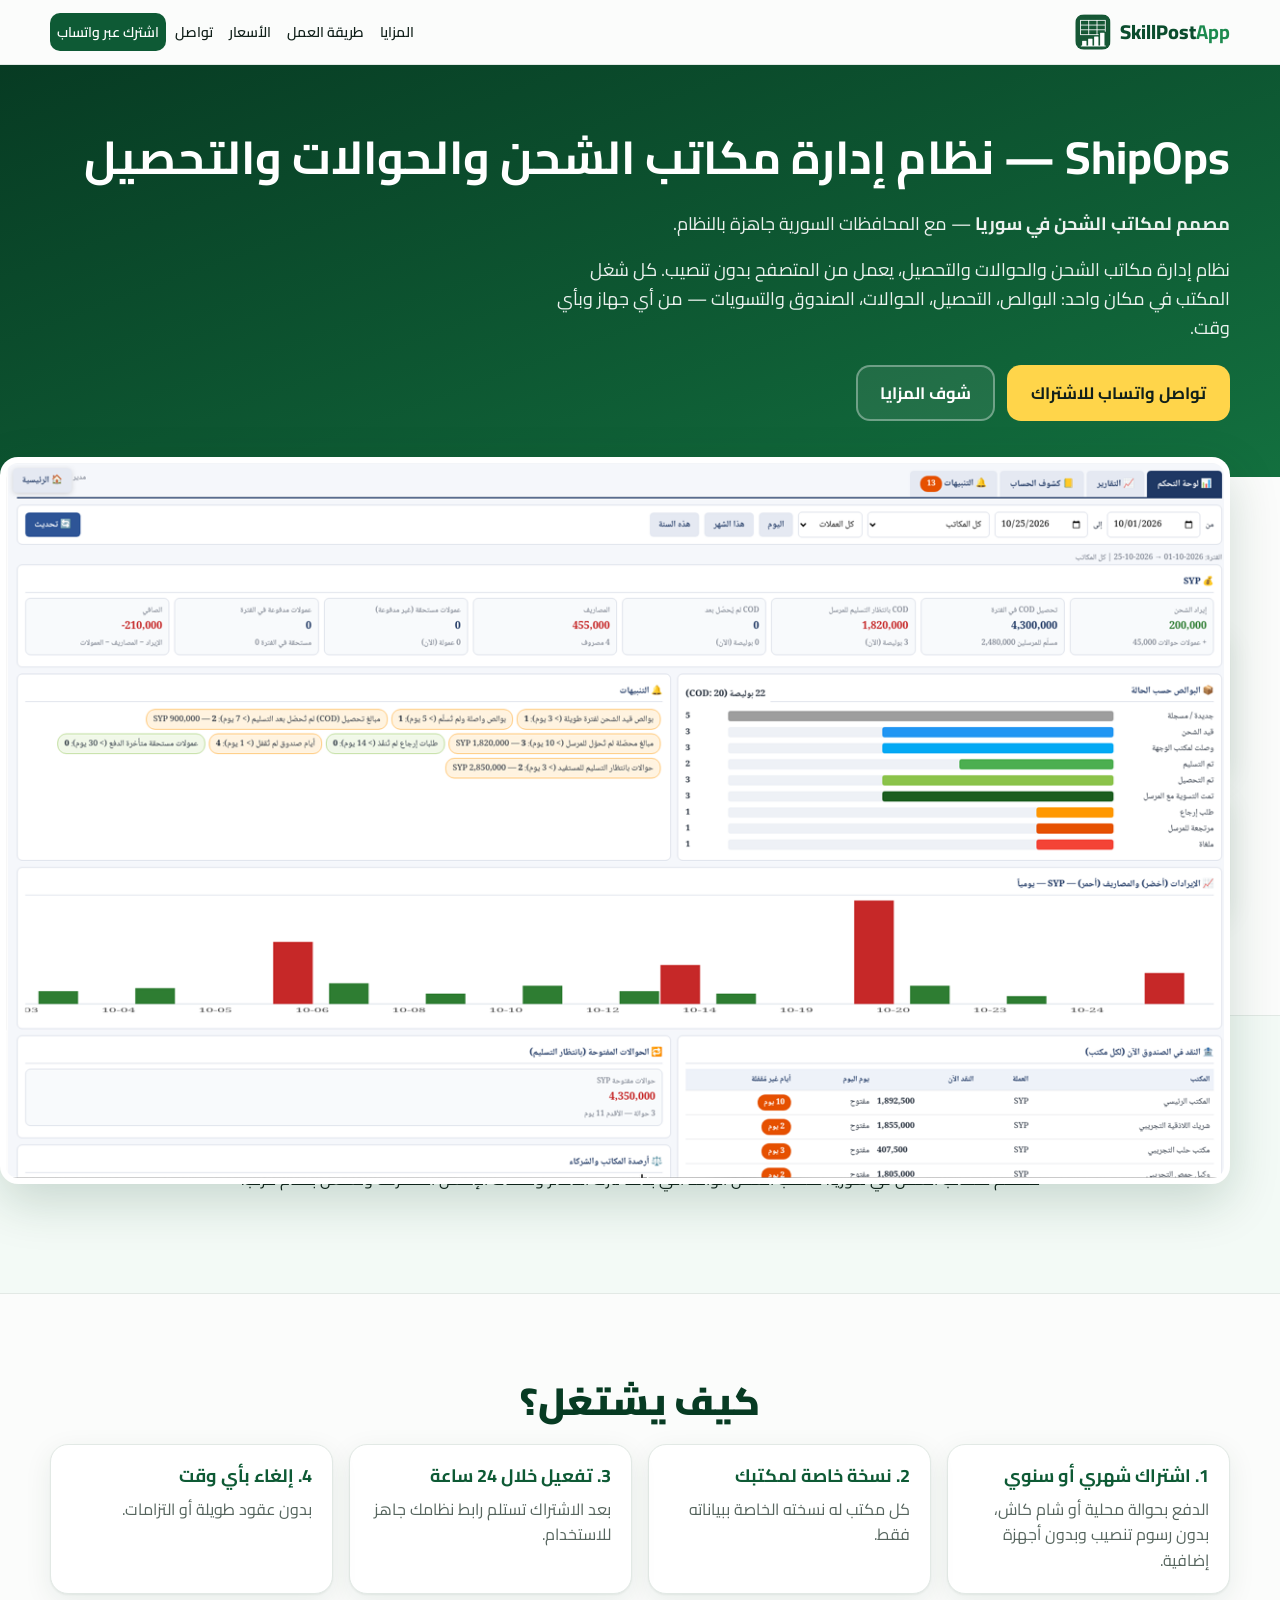
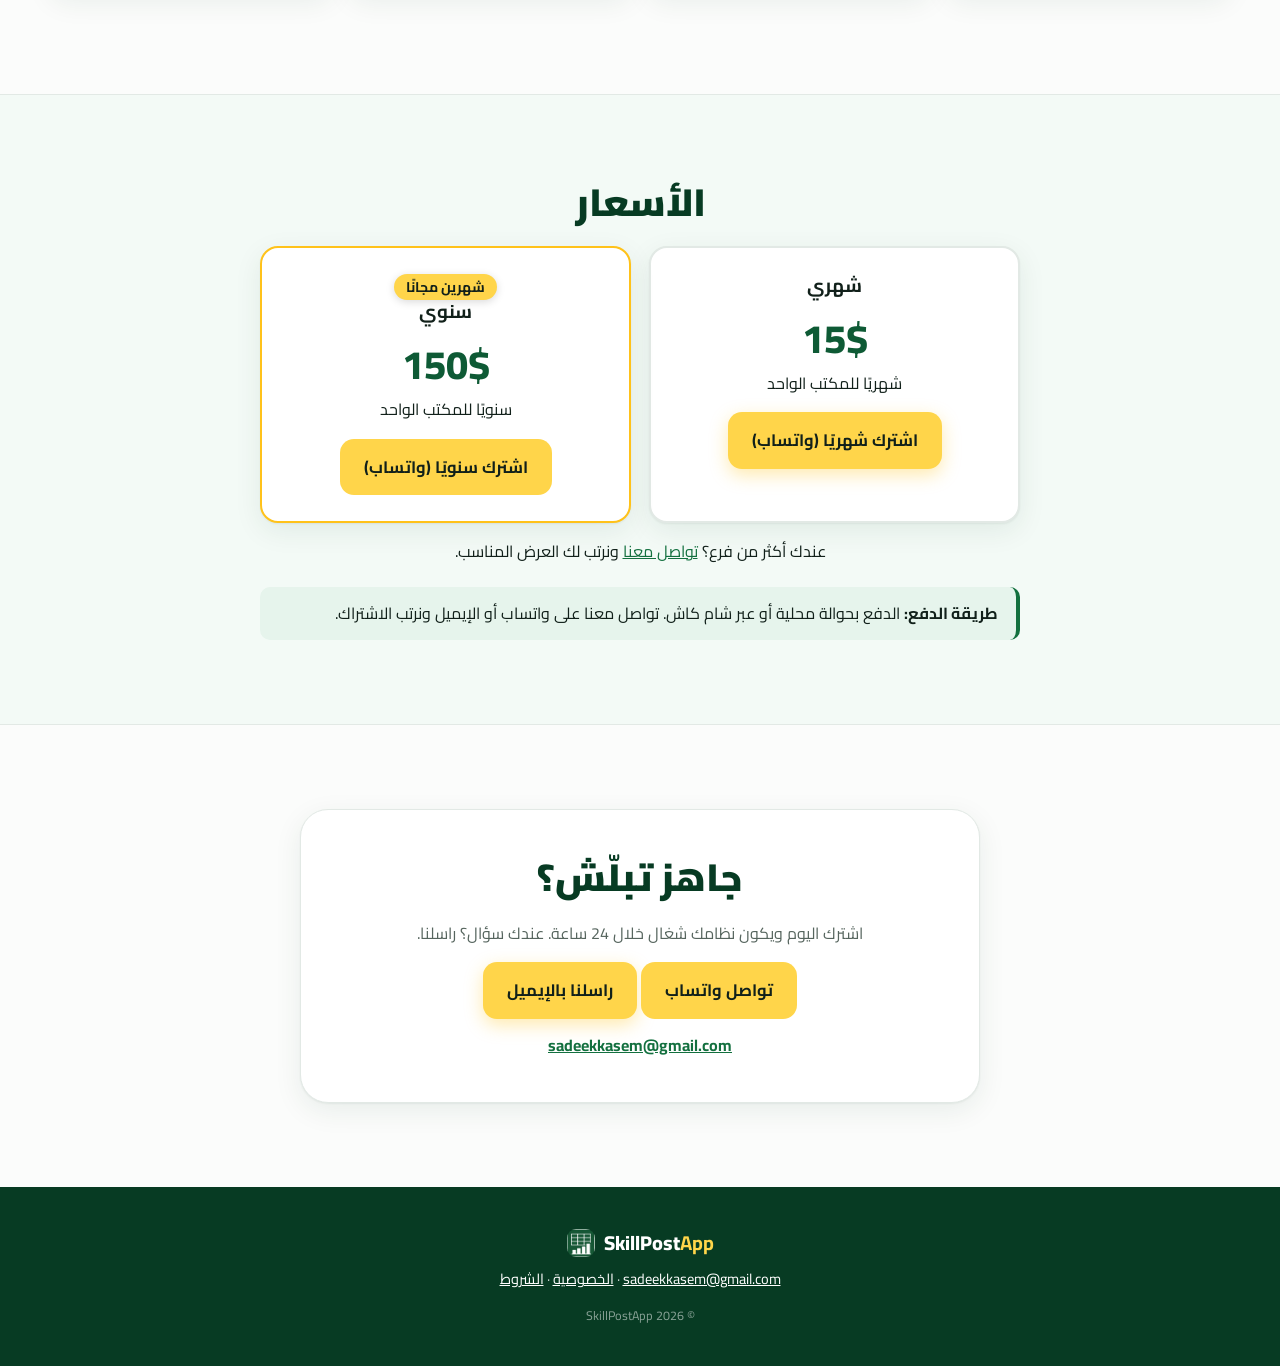
<file: src/static/shipops-sales.html>
<!doctype html>
<html lang="ar" dir="rtl">
<head>
<meta charset="utf-8">
<meta name="viewport" content="width=device-width, initial-scale=1">
<title>ShipOps — نظام إدارة مكاتب الشحن والحوالات والتحصيل | SkillPostApp</title>
<meta name="description" content="نظام إدارة مكاتب الشحن والحوالات والتحصيل، يعمل من المتصفح بدون تنصيب. اشتراك شهري أو سنوي لمكاتب الشحن في سوريا.">
<link rel="canonical" href="https://www.skillpostapp.com/shipops-sales.html">
<meta property="og:url" content="https://www.skillpostapp.com/shipops-sales.html">

<link rel="icon" href="favicon.ico">
<link rel="stylesheet" href="assets/style.css">
<style>
.hero-s{background:linear-gradient(160deg,var(--g9),var(--g6));color:#fff;padding:64px 0 56px}
.hero-s h1{font-size:clamp(28px,4.5vw,46px)}.hero-s p{font-size:18px;opacity:.92;max-width:680px}
.hero-s .btns{display:flex;gap:12px;flex-wrap:wrap;margin-top:22px}
.shot{margin-top:36px;border-radius:var(--r);overflow:hidden;box-shadow:var(--sh2);background:#fff;border:6px solid rgba(255,255,255,.15)}
@media (max-width:600px){.hero-s .shot{position:relative;inset:auto;transform:none;width:auto;margin-top:28px}}
.fgrid{display:grid;grid-template-columns:repeat(auto-fit,minmax(240px,1fr));gap:16px;padding:0;list-style:none}
.fgrid li{background:#fff;border:1px solid var(--line);border-radius:var(--r);padding:20px;box-shadow:var(--sh)}
.fgrid h3{font-size:18px;color:var(--g7)}.fgrid p{margin:0;color:var(--mut)}
.plans{display:grid;grid-template-columns:repeat(auto-fit,minmax(260px,1fr));gap:18px;max-width:760px;margin-inline:auto}
.plan{background:#fff;border:2px solid var(--line);border-radius:var(--r);padding:26px;text-align:center;box-shadow:var(--sh)}
.plan.best{border-color:var(--y2)}.plan .p{font-size:40px;font-weight:800;color:var(--g7)}.plan .tag{display:inline-block;background:var(--y);border-radius:99px;padding:2px 12px;font-weight:700;font-size:14px}
.note{background:var(--g1);border-inline-start:4px solid var(--g6);padding:14px 18px;border-radius:10px;max-width:760px;margin:22px auto 0}
.ssteps{counter-reset:s}.ssteps li{counter-increment:s}.ssteps li h3::before{content:counter(s) ". "}
.center{text-align:center}
</style>
</head>
<body>
<header class="top">
  <div class="wrap top-in">
    <a class="brand" href="./" aria-label="SkillPostApp"><img src="assets/icon-72.png" width="36" height="36" alt=""><span>SkillPost<b>App</b></span></a>
    <nav class="nav" aria-label="main">
      <a href="#features">المزايا</a><a href="#how">طريقة العمل</a><a href="#pricing">الأسعار</a><a href="#contact">تواصل</a>
      <a class="nav-cta" href="https://wa.me/358402550588">اشترك عبر واتساب</a>
    </nav>
  </div>
</header>
<main id="main">
<section class="hero-s"><div class="wrap">
  <h1>ShipOps — نظام إدارة مكاتب الشحن والحوالات والتحصيل</h1>
  <p><b>مصمم لمكاتب الشحن في سوريا</b> — مع المحافظات السورية جاهزة بالنظام.</p>
  <p>نظام إدارة مكاتب الشحن والحوالات والتحصيل، يعمل من المتصفح بدون تنصيب. كل شغل المكتب في مكان واحد: البوالص، التحصيل، الحوالات، الصندوق والتسويات — من أي جهاز وبأي وقت.</p>
  <div class="btns"><a class="btn btn-yellow btn-lg" href="https://wa.me/358402550588">تواصل واتساب للاشتراك</a><a class="btn btn-ghost btn-lg" href="#features" style="color:#fff">شوف المزايا</a></div>
  <div class="shot"><img src="assets/img/shipops-dashboard.png" alt="لقطة من شاشة نظام ShipOps"></div>
</div></section>

<section class="sec" id="features"><div class="wrap">
  <h2 class="center">كل اللي يحتاجه مكتب الشحن</h2>
  <ul class="fgrid">
    <li><h3>إدارة البوالص</h3><p>إنشاء وتعديل وبحث سريع عن أي بوليصة.</p></li>
    <li><h3>التحصيل والحوالات والمدفوعات</h3><p>تابع المبالغ المحصّلة والحوالات والمدفوعات أولًا بأول.</p></li>
    <li><h3>العملاء والشركاء والسائقين</h3><p>سجل منظم لكل الأطراف وحركاتهم.</p></li>
    <li><h3>تسويات المكاتب والصندوق اليومي</h3><p>تسويات واضحة بين المكاتب وإقفال يومي للصندوق.</p></li>
    <li><h3>المصاريف والعمولات</h3><p>سجّل المصاريف واحسب العمولات بدون حسابات يدوية.</p></li>
    <li><h3>لوحة تحكم وتقارير وتنبيهات</h3><p>صورة كاملة عن الشغل بنظرة وحدة، مع تنبيهات للمتأخرات.</p></li>
    <li><h3>نسخ احتياطي وأرشفة تلقائية</h3><p>بياناتك محفوظة ومؤرشفة تلقائيًا.</p></li>
    <li><h3>مستخدمين وصلاحيات</h3><p>دخول بكلمة سر لكل مستخدم مع صلاحيات حسب دوره.</p></li>
  </ul>
</div></section>

<section class="sec sec-tint" id="for"><div class="wrap narrow center">
  <h2>لمين النظام؟</h2>
  <p>مصمم لمكاتب الشحن في سوريا: لمكتب الشحن الواحد اللي بدها تترك الدفاتر وملفات الإكسل المتفرقة وتشتغل بنظام مرتب.</p>
</div></section>

<section class="sec" id="how"><div class="wrap">
  <h2 class="center">كيف يشتغل؟</h2>
  <ul class="fgrid ssteps">
    <li><h3>اشتراك شهري أو سنوي</h3><p>الدفع بحوالة محلية أو شام كاش، بدون رسوم تنصيب وبدون أجهزة إضافية.</p></li>
    <li><h3>نسخة خاصة لمكتبك</h3><p>كل مكتب له نسخته الخاصة ببياناته فقط.</p></li>
    <li><h3>تفعيل خلال 24 ساعة</h3><p>بعد الاشتراك تستلم رابط نظامك جاهز للاستخدام.</p></li>
    <li><h3>إلغاء بأي وقت</h3><p>بدون عقود طويلة أو التزامات.</p></li>
  </ul>
</div></section>

<section class="sec sec-tint" id="pricing"><div class="wrap">
  <h2 class="center">الأسعار</h2>
  <div class="plans">
    <div class="plan"><h3>شهري</h3><div class="p">15$</div><p>شهريًا للمكتب الواحد</p><a class="btn btn-primary btn-lg" href="https://wa.me/358402550588">اشترك شهريًا (واتساب)</a></div>
    <div class="plan best"><span class="tag">شهرين مجانًا</span><h3>سنوي</h3><div class="p">150$</div><p>سنويًا للمكتب الواحد</p><a class="btn btn-yellow btn-lg" href="https://wa.me/358402550588">اشترك سنويًا (واتساب)</a></div>
  </div>
  <p class="center" style="margin-top:16px">عندك أكثر من فرع؟ <a href="mailto:sadeekkasem@gmail.com">تواصل معنا</a> ونرتب لك العرض المناسب.</p>
  <p class="note"><b>طريقة الدفع:</b> الدفع بحوالة محلية أو عبر شام كاش. تواصل معنا على واتساب أو الإيميل ونرتب الاشتراك.</p>
</div></section>

<section class="sec" id="contact"><div class="wrap"><div class="contact">
  <h2>جاهز تبلّش؟</h2>
  <p>اشترك اليوم ويكون نظامك شغال خلال 24 ساعة. عندك سؤال؟ راسلنا.</p>
  <a class="btn btn-yellow btn-lg" href="https://wa.me/358402550588">تواصل واتساب</a> <a class="btn btn-primary btn-lg" href="mailto:sadeekkasem@gmail.com?subject=اشتراك ShipOps">راسلنا بالإيميل</a>
  <p class="mail"><a href="mailto:sadeekkasem@gmail.com"><bdi>sadeekkasem@gmail.com</bdi></a></p>
</div></div></section>
</main>
<footer class="foot">
  <div class="wrap foot-in">
    <div class="brand"><img src="assets/icon-72.png" width="28" height="28" alt="" loading="lazy"><span>SkillPost<b>App</b></span></div>
    <p class="foot-links"><a href="mailto:sadeekkasem@gmail.com"><bdi>sadeekkasem@gmail.com</bdi></a> · <a href="privacy.html">الخصوصية</a> · <a href="terms.html">الشروط</a></p>
    <p class="tm">© 2026 SkillPostApp</p>
  </div>
</footer>
</body>
</html>
</file>
<file: src/static/assets/style.css>
@font-face{font-family:"Cairo";src:url(fonts/cairo.woff2) format("woff2");font-weight:200 1000;font-display:swap}
:root{
  --g9:#073b23;--g8:#0b4d2e;--g7:#0e5a35;--g6:#13703f;--g5:#1c8a4f;--g1:#e6f4ec;--g0:#f3faf6;
  --y:#ffd54a;--y2:#ffc21a;--ink:#11201a;--mut:#56655e;--line:#e2e9e5;--bg:#fbfcfb;--white:#fff;
  --r:18px;--sh:0 1px 2px rgba(7,59,35,.06),0 8px 28px rgba(7,59,35,.08);--sh2:0 18px 50px rgba(7,59,35,.18);
  --f:"Cairo",system-ui,-apple-system,"Segoe UI",Roboto,"Noto Sans Arabic",Tahoma,sans-serif;
}
*{box-sizing:border-box}
html{scroll-behavior:smooth;-webkit-text-size-adjust:100%}
body{margin:0;font-family:var(--f);color:var(--ink);background:var(--bg);line-height:1.6;font-size:16px;overflow-x:hidden}
img{max-width:100%;height:auto;display:block}
a{color:var(--g6)}
h1,h2,h3{line-height:1.25;margin:0 0 .5em;letter-spacing:-.01em}
[dir=rtl] h1,[dir=rtl] h2,[dir=rtl] h3{letter-spacing:0}
p{margin:0 0 1em}
.wrap{width:min(1180px,100% - 32px);margin-inline:auto}
.narrow{width:min(820px,100% - 32px)}
.sr{position:absolute;width:1px;height:1px;overflow:hidden;clip:rect(0 0 0 0);white-space:nowrap}
.skip{position:absolute;inset-inline-start:8px;top:-60px;background:var(--y);color:var(--ink);padding:8px 14px;border-radius:8px;z-index:99}
.skip:focus{top:8px}
.ic{width:20px;height:20px;flex:none}
.ic.sm{width:16px;height:16px}
[dir=rtl] .ic.flip{transform:scaleX(-1)}
:focus-visible{outline:3px solid var(--y2);outline-offset:2px;border-radius:6px}

/* header */
.top{position:sticky;top:0;z-index:50;background:rgba(251,252,251,.86);backdrop-filter:saturate(1.6) blur(12px);-webkit-backdrop-filter:saturate(1.6) blur(12px);border-bottom:1px solid var(--line)}
.top-in{display:flex;align-items:center;gap:20px;height:64px}
.brand{display:flex;align-items:center;gap:9px;text-decoration:none;color:var(--g8);font-weight:800;font-size:20px;direction:ltr}
.brand img{border-radius:9px}
.brand b{color:var(--g5)}
.nav{display:flex;gap:4px;margin-inline-start:auto}
.nav a{color:var(--ink);text-decoration:none;font-weight:600;font-size:15px;padding:8px 12px;border-radius:10px}
.nav a:hover{background:var(--g1);color:var(--g7)}
.lang{display:flex;background:var(--g1);border-radius:12px;padding:3px;gap:2px}
.lang button{font:inherit;font-size:14px;font-weight:700;border:0;background:none;color:var(--g7);padding:5px 11px;border-radius:9px;cursor:pointer;min-width:44px}
.lang button[aria-pressed=true]{background:var(--g7);color:#fff;box-shadow:0 2px 6px rgba(7,59,35,.25)}

/* buttons */
.btn{display:inline-flex;align-items:center;justify-content:center;gap:8px;font:inherit;font-weight:700;text-decoration:none;border-radius:12px;padding:10px 18px;border:2px solid transparent;cursor:pointer;transition:transform .15s,box-shadow .15s,background .15s;white-space:nowrap}
.btn:hover{transform:translateY(-1px)}
.btn-lg{padding:13px 22px;font-size:16.5px;border-radius:14px}
.btn-primary{background:var(--y);color:var(--ink);box-shadow:0 6px 18px rgba(255,194,26,.35)}
.btn-primary:hover{background:var(--y2)}
.btn-ghost{background:rgba(255,255,255,.08);color:#fff;border-color:rgba(255,255,255,.35)}
.btn-ghost:hover{background:rgba(255,255,255,.16)}
.btn-yellow{background:var(--y);color:var(--ink)}
.btn-yellow:hover{background:var(--y2)}
.btn-buy{background:var(--g7);color:#fff;padding:9px 16px}
.btn-buy:hover{background:var(--g8)}
.btn-dl{background:var(--y);color:var(--ink);padding:9px 16px}
.btn-dl:hover{background:var(--y2)}
.btn-soon{background:var(--g1);color:var(--g7);padding:9px 16px;cursor:default;pointer-events:none}
.btn-soon:hover{transform:none;box-shadow:none}
.btn-demo{background:#fff;color:var(--g7);border-color:var(--g7);padding:9px 16px}
.btn-demo:hover{background:var(--g1)}
.tag-soon{background:var(--ink);color:#fff}

/* hero */
.hero{position:relative;color:#fff;background:radial-gradient(1200px 500px at 85% -10%,rgba(255,213,74,.18),transparent 60%),radial-gradient(900px 600px at 0% 110%,rgba(28,138,79,.55),transparent 60%),linear-gradient(160deg,var(--g9),var(--g7) 70%,var(--g6));overflow:hidden}
.hero::before{content:"";position:absolute;inset:0;background-image:linear-gradient(rgba(255,255,255,.06) 1px,transparent 1px),linear-gradient(90deg,rgba(255,255,255,.06) 1px,transparent 1px);background-size:44px 30px;mask-image:linear-gradient(to bottom,#000,transparent 85%);-webkit-mask-image:linear-gradient(to bottom,#000,transparent 85%)}
.hero-in{position:relative;display:grid;grid-template-columns:1.05fr 1fr;gap:48px;align-items:center;padding-block:72px 84px}
.eyebrow{display:inline-block;font-size:14px;font-weight:700;color:var(--y);background:rgba(255,213,74,.12);border:1px solid rgba(255,213,74,.35);padding:4px 12px;border-radius:999px;margin-bottom:18px}
.hero h1{font-size:clamp(30px,4.4vw,52px);font-weight:900;margin-bottom:18px}
.lead{font-size:clamp(16.5px,1.6vw,19px);color:rgba(255,255,255,.86);max-width:36em}
.cta-row{display:flex;flex-wrap:wrap;gap:12px;margin-top:26px}
.stats{list-style:none;padding:0;margin:34px 0 0;display:flex;flex-wrap:wrap;gap:10px}
.stats li{display:flex;align-items:center;gap:7px;background:rgba(255,255,255,.08);border:1px solid rgba(255,255,255,.14);border-radius:12px;padding:7px 13px;font-size:14.5px;color:rgba(255,255,255,.88)}
.stats b{font-size:18px;color:var(--y);font-weight:800;display:inline-flex}
.stores{margin:20px 0 0;font-size:14.5px;color:rgba(255,255,255,.75)}
.stores a{color:#fff;font-weight:700}
.hero-art{position:relative;aspect-ratio:5/4;min-height:300px}
.shot{position:absolute;border-radius:14px;box-shadow:var(--sh2);border:1px solid rgba(255,255,255,.25);background:#fff}
.s1{width:82%;inset-inline-start:9%;top:6%;z-index:2}
.s2{width:50%;inset-inline-end:-2%;bottom:2%;z-index:3;transform:rotate(-3deg)}
.s3{width:46%;inset-inline-start:-3%;bottom:-2%;z-index:1;transform:rotate(4deg);opacity:.95}
.float{position:absolute;z-index:4;background:#fff;color:var(--g8);font-weight:800;font-size:14px;padding:7px 12px;border-radius:12px;box-shadow:var(--sh);display:flex;align-items:center;gap:7px;direction:ltr}
.f1{top:0;inset-inline-end:2%}
.f2{bottom:30%;inset-inline-start:0}
.cellchip{width:16px;height:12px;background:var(--y);border:1.5px solid #c99a00;border-radius:2px}

/* sections */
.sec{padding-block:84px}
.sec-tint{background:var(--g0);border-block:1px solid var(--line)}
.sec-head{text-align:center;max-width:720px;margin:0 auto 34px}
.kicker{display:inline-block;color:var(--g5);font-weight:800;font-size:14px;letter-spacing:.08em;text-transform:uppercase;margin-bottom:8px}
[dir=rtl] .kicker{letter-spacing:0}
.sec h2{font-size:clamp(26px,3.2vw,38px);font-weight:900;color:var(--g9)}
.sub{color:var(--mut);font-size:17px}

/* filters + grid */
.chips{display:flex;flex-direction:column;align-items:center;gap:10px;margin-bottom:30px}
.chips-row{display:flex;flex-wrap:wrap;justify-content:center;align-items:center;gap:8px}
.chips-label{font-weight:800;font-size:13.5px;color:var(--muted,#667);margin-inline-end:4px}
.chip{font:inherit;font-weight:700;font-size:14.5px;border:1.5px solid var(--line);background:#fff;color:var(--ink);padding:7px 15px;border-radius:999px;cursor:pointer}
.chip:hover{border-color:var(--g5);color:var(--g7)}
.chip.is-on{background:var(--g7);border-color:var(--g7);color:#fff}
.grid{display:grid;grid-template-columns:repeat(3,1fr);gap:24px}
.card{display:flex;flex-direction:column;background:#fff;border:1px solid var(--line);border-radius:var(--r);overflow:hidden;box-shadow:var(--sh);transition:transform .2s,box-shadow .2s}
.card:hover{transform:translateY(-3px);box-shadow:var(--sh2)}
.card[hidden]{display:none}
.card-media{position:relative;display:block;aspect-ratio:4/3;background:var(--g0);overflow:hidden}
.card-media img{width:100%;height:100%;object-fit:cover;transition:transform .4s}
.card:hover .card-media img{transform:scale(1.03)}
.tags{position:absolute;top:10px;inset-inline-start:10px;display:flex;gap:6px}
.tag{background:var(--y);color:var(--ink);font-size:12.5px;font-weight:800;padding:3px 9px;border-radius:8px;box-shadow:0 2px 8px rgba(0,0,0,.15)}
.tag-x365{background:var(--ink);color:#fff}
.card-body{display:flex;flex-direction:column;flex:1;padding:18px 20px 20px}
.langs{list-style:none;padding:0;margin:0 0 10px;display:flex;flex-wrap:wrap;gap:6px}
.lg{font-size:12.5px;font-weight:700;padding:2px 9px;border-radius:999px;background:var(--g1);color:var(--g7)}
.card-title{font-size:18.5px;font-weight:800;color:var(--g9);margin-bottom:8px}
.card-text{color:var(--mut);font-size:15px;flex:1}
.card-foot{display:flex;align-items:center;justify-content:space-between;gap:10px;padding-top:14px;border-top:1px dashed var(--line);margin-top:4px}
.price{font-size:26px;font-weight:900;color:var(--g8);line-height:1}
.actions{display:flex;align-items:center;gap:12px}
.link-etsy{font-size:14px;font-weight:700;color:var(--mut);text-decoration:underline;text-underline-offset:3px}
.link-etsy:hover{color:#d5641c}

/* free */
.free{display:grid;grid-template-columns:1fr 1.05fr;gap:40px;align-items:center;background:linear-gradient(140deg,var(--g8),var(--g6));color:#fff;border-radius:28px;padding:44px;box-shadow:var(--sh2);position:relative;overflow:hidden}
.free::after{content:"";position:absolute;width:340px;height:340px;border-radius:50%;background:rgba(255,213,74,.13);inset-inline-end:-120px;top:-140px}
.free h2{color:#fff}
.free p{color:rgba(255,255,255,.88)}
.badge-free{display:inline-block;background:var(--y);color:var(--ink);font-weight:900;padding:4px 12px;border-radius:999px;margin-bottom:14px;font-size:14px}
.ticks{list-style:none;padding:0;margin:0;display:grid;gap:6px}
.ticks li{display:flex;align-items:center;gap:8px;font-weight:600}
.ticks .ic{color:var(--y)}
.free-more{margin:16px 0 0;font-size:14.5px}
.free-more a{color:#fff}
.free-art{position:relative;z-index:1}
.free-art img{border-radius:14px;box-shadow:0 18px 40px rgba(0,0,0,.3);background:#fff}

/* why */
.why{list-style:none;padding:0;margin:0;display:grid;grid-template-columns:repeat(3,1fr);gap:18px}
.why-item{background:#fff;border:1px solid var(--line);border-radius:var(--r);padding:24px}
.why-ic{display:inline-grid;place-items:center;width:46px;height:46px;border-radius:13px;background:var(--g1);color:var(--g7);margin-bottom:12px}
.why-ic .ic{width:24px;height:24px}
.why-item h3{font-size:18px;color:var(--g9);margin-bottom:6px}
.why-item p{color:var(--mut);margin:0;font-size:15px}
.about{text-align:center;max-width:760px;margin:30px auto 0;color:var(--g8);font-weight:600}

/* steps */
.steps{list-style:none;padding:0;margin:0;display:grid;grid-template-columns:repeat(3,1fr);gap:22px;counter-reset:s}
.step{position:relative;background:#fff;border:1px solid var(--line);border-radius:var(--r);padding:28px 24px;box-shadow:var(--sh);text-align:center}
.step-n{position:absolute;top:14px;inset-inline-start:16px;font-weight:900;font-size:34px;color:var(--g1);line-height:1}
.step-ic{display:inline-grid;place-items:center;width:60px;height:60px;border-radius:50%;background:var(--y);color:var(--ink);margin-bottom:12px}
.step-ic .ic{width:28px;height:28px}
.step h3{font-size:20px;color:var(--g9)}
.step p{color:var(--mut);margin:0}

/* faq */
.faq{display:grid;gap:12px}
.qa{background:#fff;border:1px solid var(--line);border-radius:14px;padding:0 20px}
.qa summary{list-style:none;cursor:pointer;display:flex;align-items:center;justify-content:space-between;gap:12px;padding:16px 0;font-weight:800;font-size:17px;color:var(--g9)}
.qa summary::-webkit-details-marker{display:none}
.qa .chev{transition:transform .2s;color:var(--g5)}
.qa[open] .chev{transform:rotate(180deg)}
.qa p{color:var(--mut);margin:0;padding-bottom:18px}

/* contact */
.contact{text-align:center;max-width:680px;margin:0 auto;background:#fff;border:1px solid var(--line);border-radius:28px;padding:44px 28px;box-shadow:var(--sh)}
.contact-ic{display:inline-grid;place-items:center;width:64px;height:64px;border-radius:20px;background:var(--g7);color:var(--y);margin-bottom:10px}
.contact-ic .ic{width:30px;height:30px}
.contact p{color:var(--mut)}
.mail{margin:14px 0 0;font-weight:700}

/* footer */
.foot{background:var(--g9);color:rgba(255,255,255,.75);padding-block:40px;font-size:14.5px}
.foot-in{display:grid;gap:8px;justify-items:center;text-align:center}
.foot .brand{color:#fff}
.foot .brand b{color:var(--y)}
.foot p{margin:0}
.foot a{color:#fff}
.foot .yt-ic{vertical-align:-3px}
.tm{font-size:12.5px;opacity:.7;margin-top:8px!important}

/* responsive */
@media (max-width:1024px){
  .nav{display:none}
  .lang{margin-inline-start:auto}
  .hero-in{grid-template-columns:1fr;padding-block:48px 64px;gap:36px}
  .hero-art{max-width:620px;width:100%;margin-inline:auto}
  .grid{grid-template-columns:repeat(2,1fr)}
  .why{grid-template-columns:repeat(2,1fr)}
  .free{grid-template-columns:1fr;padding:32px}
}
@media (max-width:640px){
  body{font-size:15.5px}
  .sec{padding-block:56px}
  .top-in{height:58px}
  .brand{font-size:18px}
  .hero-in{padding-block:36px 52px}
  .cta-row .btn{flex:1 1 100%}
  .stats li{padding:6px 10px;font-size:13.5px}
  .grid,.why,.steps{grid-template-columns:1fr}
  .free{padding:26px 20px;border-radius:22px}
  .card-foot{flex-wrap:wrap}
  .hero-art{min-height:0}
  .f2{display:none}
}
@media (prefers-reduced-motion:reduce){*{transition:none!important;scroll-behavior:auto!important}}

/* featured wide cards (desktop) */
@media (min-width:1025px){
  .card.wide{grid-column:span 2;flex-direction:row}
  .card.wide .card-media{flex:0 0 56%;aspect-ratio:auto;display:flex;align-items:center;padding:22px;background:linear-gradient(140deg,var(--g1),#fff 70%)}
  .card.wide .card-media img{height:auto;object-fit:contain;border-radius:10px;box-shadow:0 10px 30px rgba(7,59,35,.18)}
  .card.wide .card-body{padding:26px 28px}
  .card.wide .card-title{font-size:23px}
  .card.wide .card-text{font-size:16px}
  .card.wide .price{font-size:30px}
}
.contact-ic{display:grid;margin:0 auto 12px}
.contact .kicker{display:block}

/* Etsy shop banner as the store header */
.storebanner{background:#fff;border-bottom:1px solid var(--line)}
.storebanner picture{display:block;max-width:1440px;margin-inline:auto}
.storebanner img{width:100%;height:auto;aspect-ratio:4/1}
.hero h1{font-size:clamp(28px,3.8vw,46px)}
@media (max-width:640px){
  .storebanner img{aspect-ratio:2420/680}
  .storebanner picture{padding-block:4px}
}
/* nav wordmark hidden while the banner (which shows it large) is on screen */
.top .brand span{transition:opacity .2s}
.top.at-banner .brand span{opacity:0;pointer-events:none}
/* store buttons */
.btn-buy .via{font-size:11.5px;font-weight:600;opacity:.75;margin-inline-start:2px}
.stores-alt{display:flex;align-items:center;flex-wrap:wrap;gap:6px;margin-top:12px;font-size:13px;color:var(--mut)}
.store{display:inline-flex;align-items:center;font-weight:800;font-size:13px;text-decoration:none;padding:3px 11px;border-radius:999px;border:1.5px solid;line-height:1.5}
.store-etsy{color:#c4511a;border-color:#f1c3a8;background:#fff6f0}
.store-etsy:hover{background:#ffe7d8}
.store-sikka{color:#c4511a;border-color:#f1c3a8;background:#fff6f0}
.store-sikka:hover{background:#ffe7d8}
.store-gum{color:#111;border-color:#f0a3d2;background:#fff0f8}
.store-gum:hover{background:#ffdcef}

/* custom template request (custom-template.html + homepage CTA) */
.nav a.nav-cta{background:var(--g7);color:#fff}
.nav a.nav-cta:hover,.nav a.nav-cta[aria-current]{background:var(--g8);color:#fff}
.req-cta{display:flex;align-items:center;gap:24px;background:#fff;border:1px solid var(--line);border-radius:28px;padding:32px 34px;box-shadow:var(--sh)}
.req-cta .contact-ic{flex:none;margin:0}
.req-cta-copy{flex:1}
.req-cta-copy h2{margin-bottom:.3em}
.req-cta-copy p:last-child{margin:0;color:var(--mut)}
.req-hero{background:linear-gradient(160deg,var(--g9),var(--g7));color:#fff;padding:56px 0 48px;text-align:center}
.req-hero .eyebrow{color:var(--y)}
.req-hero h1{font-size:clamp(30px,4.6vw,46px)}
.req-hero .lead{color:rgba(255,255,255,.88);font-size:18px;max-width:680px;margin-inline:auto}
.req-types{list-style:none;padding:0;margin:20px 0 0;display:flex;flex-wrap:wrap;justify-content:center;gap:8px}
.req-types li{display:inline-flex;align-items:center;gap:6px;background:rgba(255,255,255,.1);border:1px solid rgba(255,255,255,.22);border-radius:999px;padding:5px 14px;font-weight:600;font-size:14.5px}
.req-types .ic{color:var(--y)}
.req-by{margin:18px 0 0;font-size:14px;color:rgba(255,255,255,.7)}
.req-form{background:#fff;border:1px solid var(--line);border-radius:24px;padding:32px;box-shadow:var(--sh)}
.req-form h2{margin-bottom:.2em}
.f-note{color:var(--mut);font-size:14.5px}
.f-row2{display:grid;grid-template-columns:1fr 1fr;gap:0 18px}
.f{margin-bottom:16px}
.f label{display:block;font-weight:700;margin-bottom:6px;color:var(--g9)}
.f .opt{font-weight:500;color:var(--mut);font-size:14px}
.req-star{color:#b3261e}
.f input,.f select,.f textarea{width:100%;font:inherit;color:var(--ink);background:var(--bg);border:1.5px solid var(--line);border-radius:12px;padding:11px 14px;min-height:48px}
.f textarea{resize:vertical;min-height:140px}
.f input:focus,.f select:focus,.f textarea:focus{outline:none;border-color:var(--g5);box-shadow:0 0 0 3px var(--g1);background:#fff}
.f [aria-invalid=true]{border-color:#b3261e;background:#fff7f6}
.f-err{color:#b3261e;font-size:14px;margin:5px 0 0}
.f-ok{margin:14px 0 0;background:var(--g1);color:var(--g8);border-radius:12px;padding:10px 14px;font-weight:600}
.f-fallback{margin:16px 0 0;color:var(--mut);font-size:15px}
.f-fallback a{font-weight:700}
@media (max-width:640px){
  .nav{display:flex;margin-inline-start:auto}
  .nav a:not(.nav-cta){display:none}
  .top-in{gap:10px}
  .top .brand span{display:none}
  .nav a.nav-cta{font-size:13.5px;padding:7px 10px;white-space:nowrap}
  .req-cta{flex-direction:column;text-align:center;padding:28px 20px}
  .req-hero{padding:40px 0 36px}
  .req-form{padding:22px 18px}
  .f-row2{grid-template-columns:1fr}
}
#custom.sec{padding-bottom:0}
.nav a{white-space:nowrap}
.top-in>*{flex-shrink:0}.top-in>.nav{flex-shrink:1;min-width:0}
@media (min-width:1025px) and (max-width:1480px){.top-in{gap:12px}.nav{gap:2px}.nav a{font-size:14px;padding:7px 9px}}
@media (min-width:1025px) and (max-width:1180px){.nav a{font-size:13px;padding:6px 6px}.brand{font-size:18px}}

/* ---- web design section ---- */
.sec-web{background:linear-gradient(180deg,var(--g0),#fff)}
.web-grid{display:grid;grid-template-columns:1.15fr .85fr;gap:24px;align-items:stretch}
.web-demo{display:grid;grid-template-columns:1fr;gap:0;text-decoration:none;color:inherit;background:#fff;border:1px solid var(--line);border-radius:22px;box-shadow:var(--sh);overflow:hidden;transition:transform .2s,box-shadow .2s}
.web-demo:hover{transform:translateY(-3px);box-shadow:var(--sh2)}
.mock{background:#e9efec;padding:18px 18px 0}
.mock-bar{display:flex;align-items:center;gap:6px;background:#fff;border-radius:10px 10px 0 0;padding:8px 12px;font-size:12px;color:var(--mut)}
.mock-bar i{width:9px;height:9px;border-radius:50%;background:#d6dcd9;display:block}
.mock-bar span{margin-inline-start:10px;direction:ltr}
.mock-body{background:#fff8ee;height:210px;overflow:hidden;border-top:1px solid var(--line)}
.mock-hero{height:110px;background:linear-gradient(160deg,#fff1dc,#ffd9a8);padding:22px;display:flex;flex-direction:column;gap:9px}
.mock-hero b{display:block;width:52%;height:16px;border-radius:8px;background:#7a2e12}
.mock-hero em{display:block;width:70%;height:8px;border-radius:6px;background:#c8a98d}
.mock-hero u{display:block;width:90px;height:22px;border-radius:99px;background:#c8541f;margin-top:4px}
.mock-cards{display:grid;grid-template-columns:repeat(3,1fr);gap:10px;padding:14px}
.mock-cards s{display:block;height:72px;border-radius:10px;background:linear-gradient(135deg,#f4a340,#c8541f)}
.mock-cards s:nth-child(2){background:linear-gradient(135deg,#8fb34a,#4f7d2a)}
.mock-cards s:nth-child(3){background:linear-gradient(135deg,#e0a85a,#8a5a3a)}
.web-demo-txt{padding:22px 24px 26px}
.web-tag{display:inline-block;background:var(--g1);color:var(--g6);font-weight:800;font-size:13px;padding:2px 12px;border-radius:99px;margin-bottom:8px}
.web-demo-txt h3{font-size:22px;margin:0 0 6px}
.web-demo-txt p{color:var(--mut);margin:0 0 14px}
.web-feats{list-style:none;margin:0;padding:0;display:grid;gap:14px}
.web-feats li{display:flex;gap:14px;align-items:flex-start;background:#fff;border:1px solid var(--line);border-radius:18px;padding:16px 18px;box-shadow:var(--sh)}
.web-feats .ic{flex:none;width:44px;height:44px;padding:10px;border-radius:12px;background:var(--g1);color:var(--g6)}
.web-feats h3{font-size:17px;margin:0 0 2px}
.web-feats p{margin:0;color:var(--mut);font-size:15px}
.web-cta{text-align:center;margin:30px 0 0}
@media (max-width:860px){.web-grid{grid-template-columns:1fr}}

@media (max-width:1360px){.nav a{padding:8px 7px;font-size:14px}.top-in{gap:12px}}

/* ---- nav "more" menu ---- */
.nav .more{position:relative}
.nav .more>summary{list-style:none;cursor:pointer;color:var(--ink);font-weight:600;font-size:15px;padding:8px 12px;border-radius:10px;user-select:none}
.nav .more>summary::-webkit-details-marker{display:none}
.nav .more>summary::after{content:"\25BE";font-size:11px;margin-inline-start:5px;opacity:.7}
.nav .more>summary:hover,.nav .more[open]>summary{background:var(--g1);color:var(--g7)}
.more-menu{position:absolute;inset-inline-end:0;top:calc(100% + 6px);min-width:210px;background:#fff;border:1px solid var(--line);border-radius:14px;box-shadow:var(--sh2);padding:8px;display:grid;gap:2px;z-index:70}
.more-menu a{display:block;padding:9px 12px;border-radius:9px;white-space:nowrap}
@media (max-width:640px){.nav .more{display:none}}

/* ---- cart ---- */
.btn-cart{background:var(--g7);color:#fff;padding:9px 14px}
.btn-cart:hover{background:var(--g8)}
.btn-cart.is-in{background:var(--g1);color:var(--g7);border-color:var(--g5)}
.actions{flex-wrap:wrap;justify-content:flex-end}
.actions .btn-cart ~ .btn-buy{background:#fff;color:var(--g7);border:1px solid var(--line);padding:8px 12px;font-size:14px}
.actions .btn-cart ~ .btn-buy:hover{background:var(--g1)}
.cart-fab{position:fixed;z-index:62;bottom:calc(18px + env(safe-area-inset-bottom));inset-inline-start:18px;display:inline-flex;align-items:center;gap:8px;font:inherit;font-weight:800;background:var(--y);color:#2b2100;border:0;border-radius:999px;padding:11px 18px;box-shadow:var(--sh2);cursor:pointer}
.cart-fab.pop{animation:cartpop .35s}
@keyframes cartpop{50%{transform:scale(1.14)}}
.cart-count{background:var(--g8);color:#fff;border-radius:99px;min-width:24px;height:24px;display:inline-grid;place-items:center;font-size:14px;padding:0 6px}
.cart-panel{position:fixed;z-index:63;bottom:calc(76px + env(safe-area-inset-bottom));inset-inline-start:18px;width:min(400px,calc(100vw - 32px));max-height:min(70vh,560px);display:flex;flex-direction:column;background:#fff;border:1px solid var(--line);border-radius:var(--r);box-shadow:var(--sh2);overflow:hidden}
.cart-head{display:flex;align-items:center;justify-content:space-between;padding:14px 16px;border-bottom:1px solid var(--line);background:var(--g0)}
.cart-title{font-size:18px;margin:0}
.cart-close{border:0;background:none;font-size:18px;cursor:pointer;color:var(--mut);padding:4px 8px}
.cart-list{list-style:none;margin:0;padding:6px 16px;overflow:auto;flex:1}
.cart-item{display:grid;grid-template-columns:1fr auto auto;gap:10px;align-items:center;padding:10px 0;border-bottom:1px solid var(--line)}
.cart-name{font-weight:600;font-size:15px}
.cart-rm{border:0;background:none;color:#b3261e;cursor:pointer;font:inherit;font-size:13px}
.cart-empty{padding:18px 0;color:var(--mut)}
.cart-foot{padding:14px 16px;border-top:1px solid var(--line);display:grid;gap:10px}
.cart-total{display:flex;justify-content:space-between;font-size:18px}
.cart-send{width:100%}
.cart-send[aria-disabled=true]{opacity:.5;pointer-events:none}
.cart-note{margin:0;color:var(--mut);font-size:13.5px}
@media (max-width:640px){.cart-fab{inset-inline-start:12px;bottom:calc(14px + env(safe-area-inset-bottom))}.cart-panel{inset-inline:12px;width:auto;bottom:calc(72px + env(safe-area-inset-bottom))}}

/* ---- smaller store banner ---- */
.storebanner picture{max-width:620px}
.cart-panel[hidden],.cart-fab[hidden]{display:none}
@media (max-width:640px){.storebanner picture{max-width:100%}}

/* ---- burger menu (narrow screens) ---- */
.burger{display:none;position:relative}
.burger>summary{list-style:none;cursor:pointer;width:42px;height:42px;border-radius:12px;border:1px solid var(--line);display:grid;place-content:center;gap:4px;background:#fff}
.burger>summary::-webkit-details-marker{display:none}
.burger>summary span{display:block;width:20px;height:2px;background:var(--g8);border-radius:2px}
.burger-menu{position:absolute;inset-inline-start:0;top:calc(100% + 8px);min-width:230px;background:#fff;border:1px solid var(--line);border-radius:14px;box-shadow:var(--sh2);padding:8px;display:grid;gap:2px;z-index:80}
.burger-menu a{display:block;padding:11px 14px;border-radius:9px;color:var(--ink);text-decoration:none;font-weight:600}
.burger-menu a:hover{background:var(--g1)}
@media (max-width:1024px){.burger{display:block}.lang{margin-inline-start:0}.top-in{gap:10px}.brand{margin-inline-end:auto}}

/* legal pages */
.legal{padding-bottom:8px}
.legal-sec{margin-bottom:22px}
.legal-sec h2{font-size:20px;margin:0 0 8px;color:var(--g9)}
.legal-sec p{margin:0;font-size:16.5px;line-height:1.75;color:var(--ink)}
.legal-contact{margin-top:28px;padding-top:16px;border-top:1px dashed var(--line);font-weight:700}
.legal-contact a{color:var(--g7)}
.page-legal .req-hero .lead{color:rgba(255,255,255,.88)}
</file>
